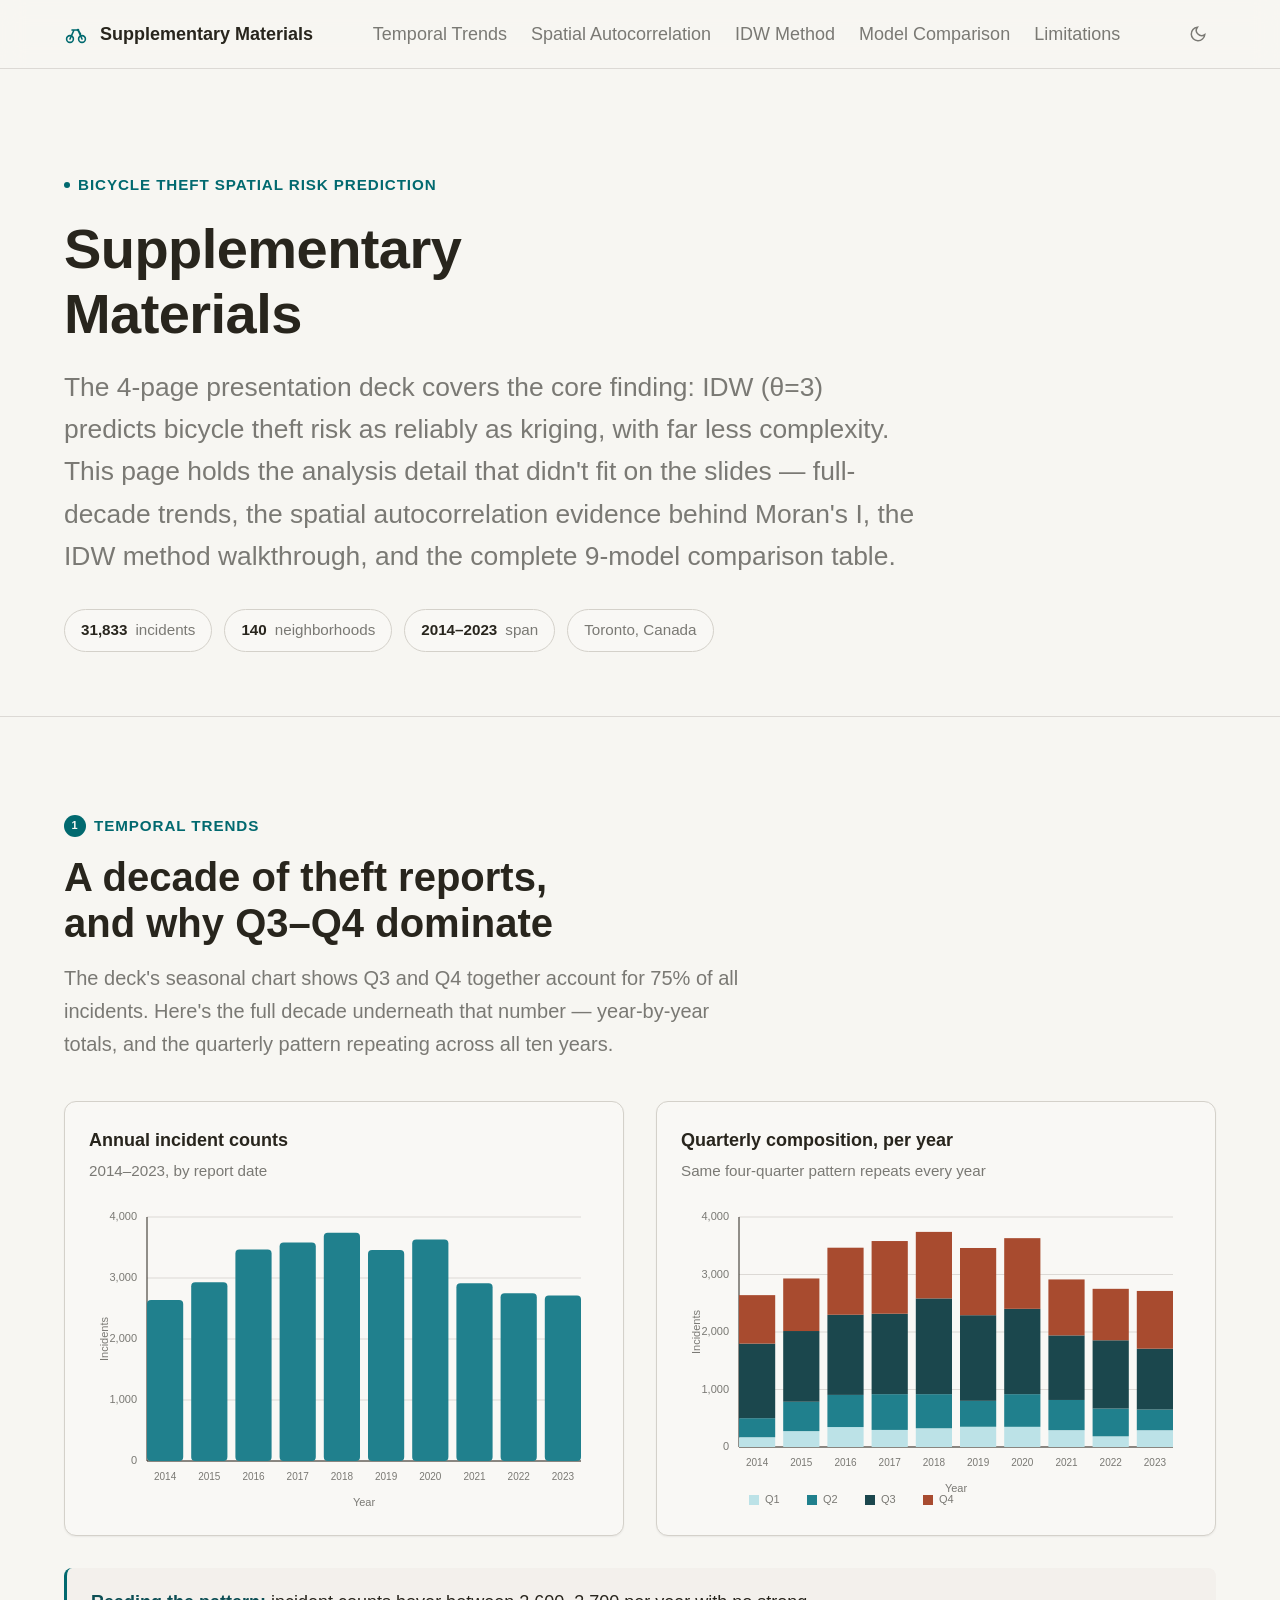
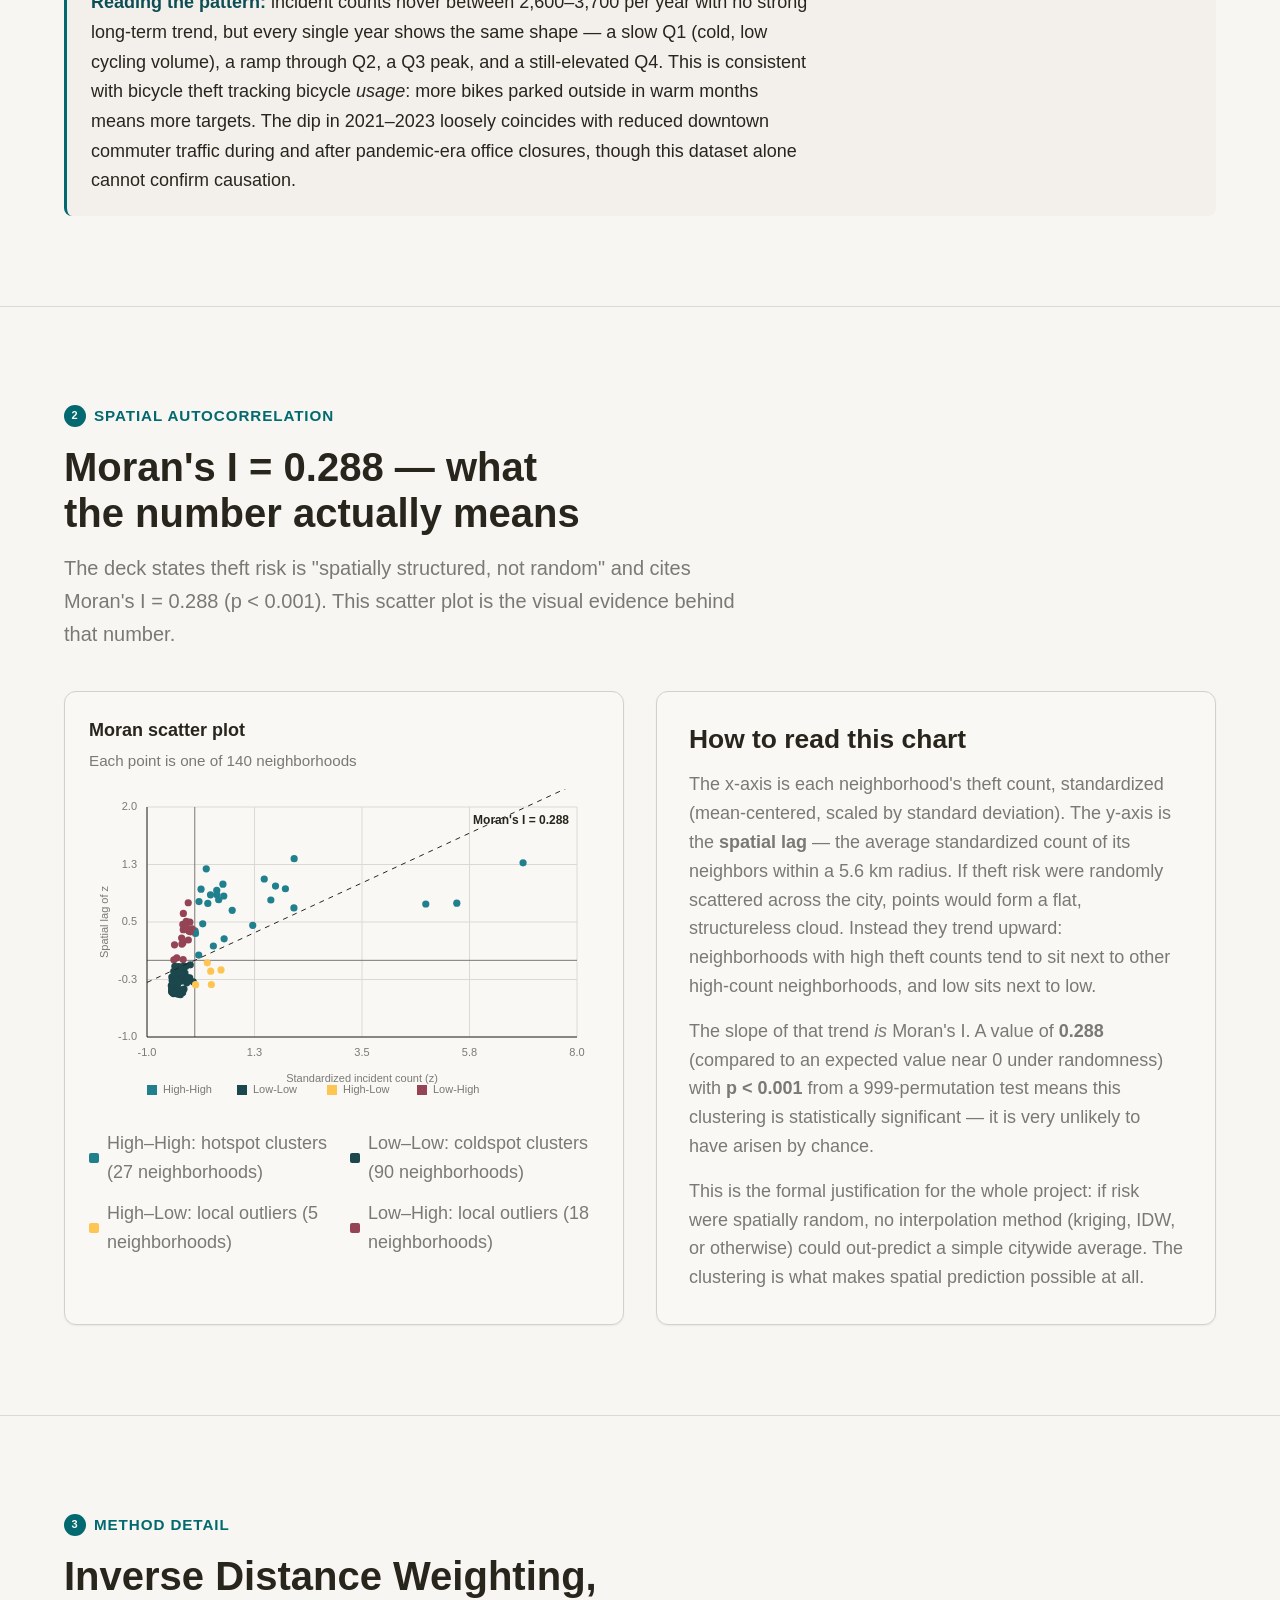
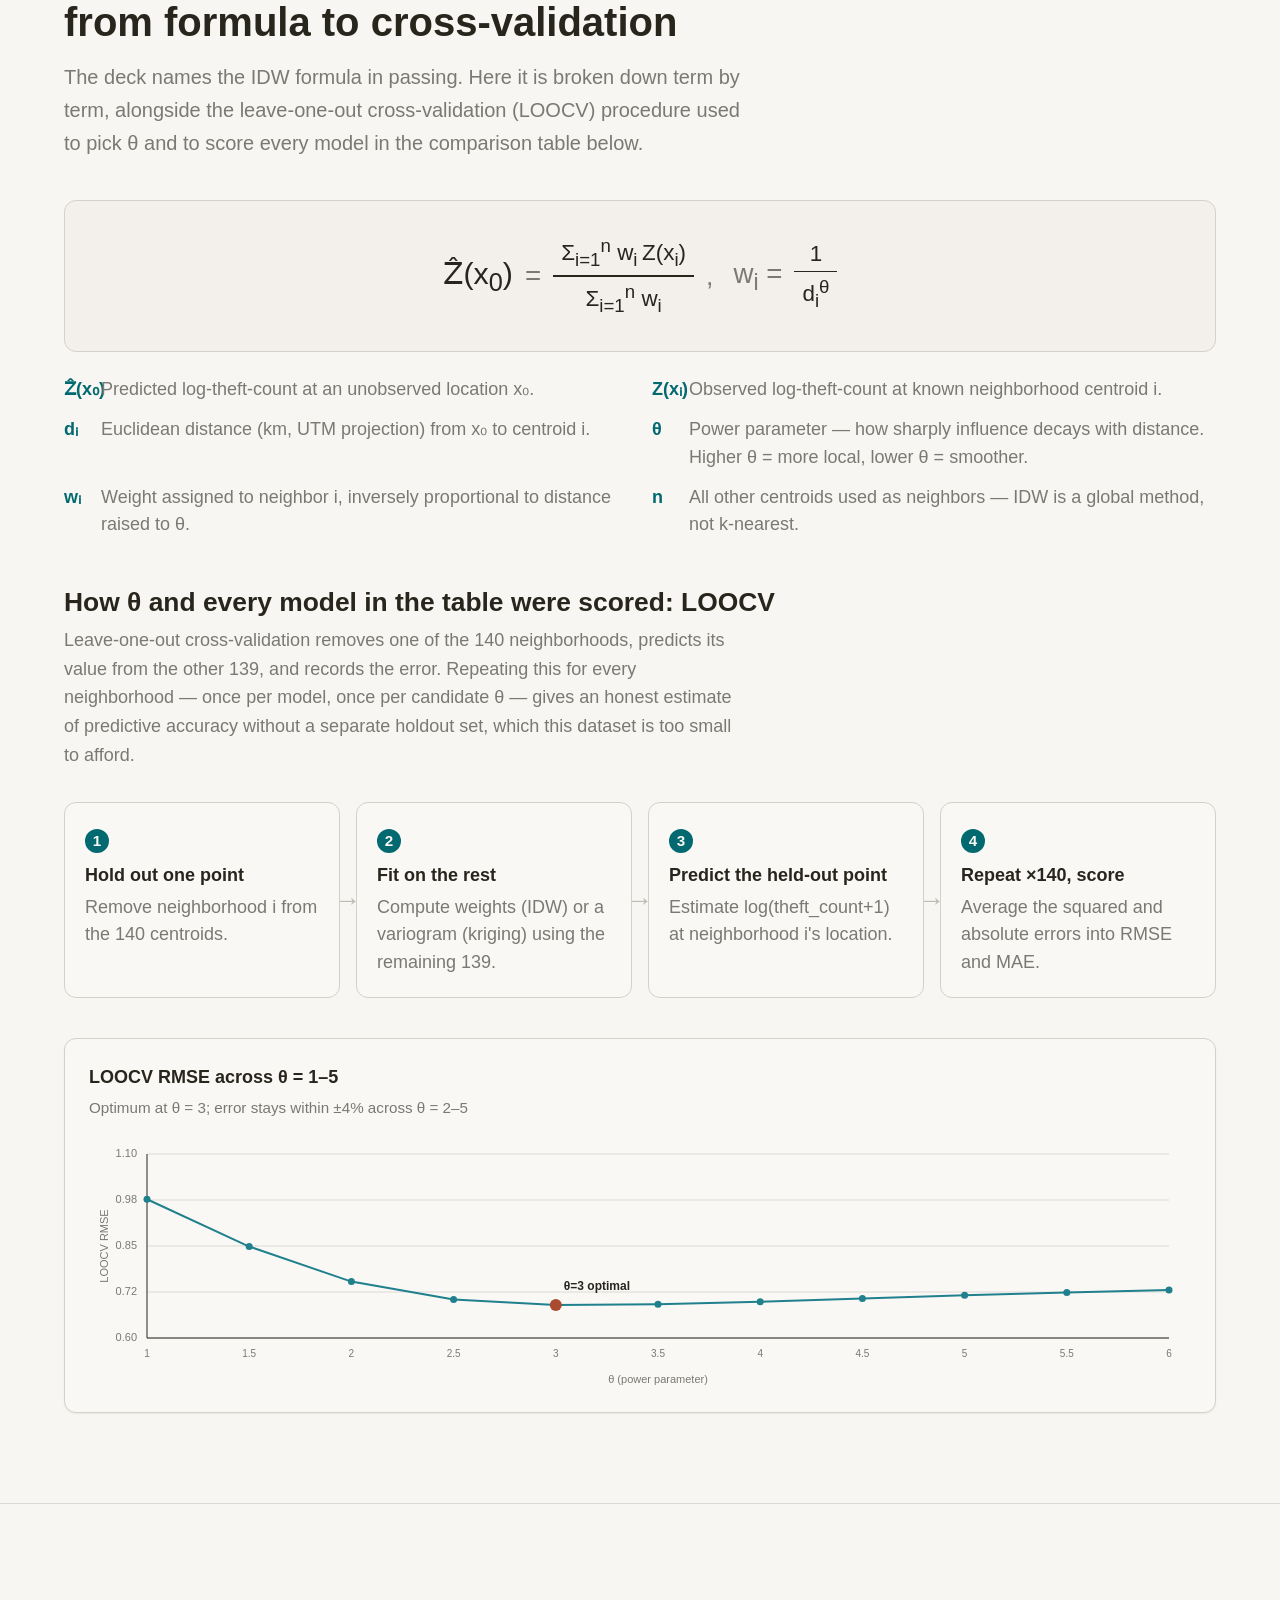
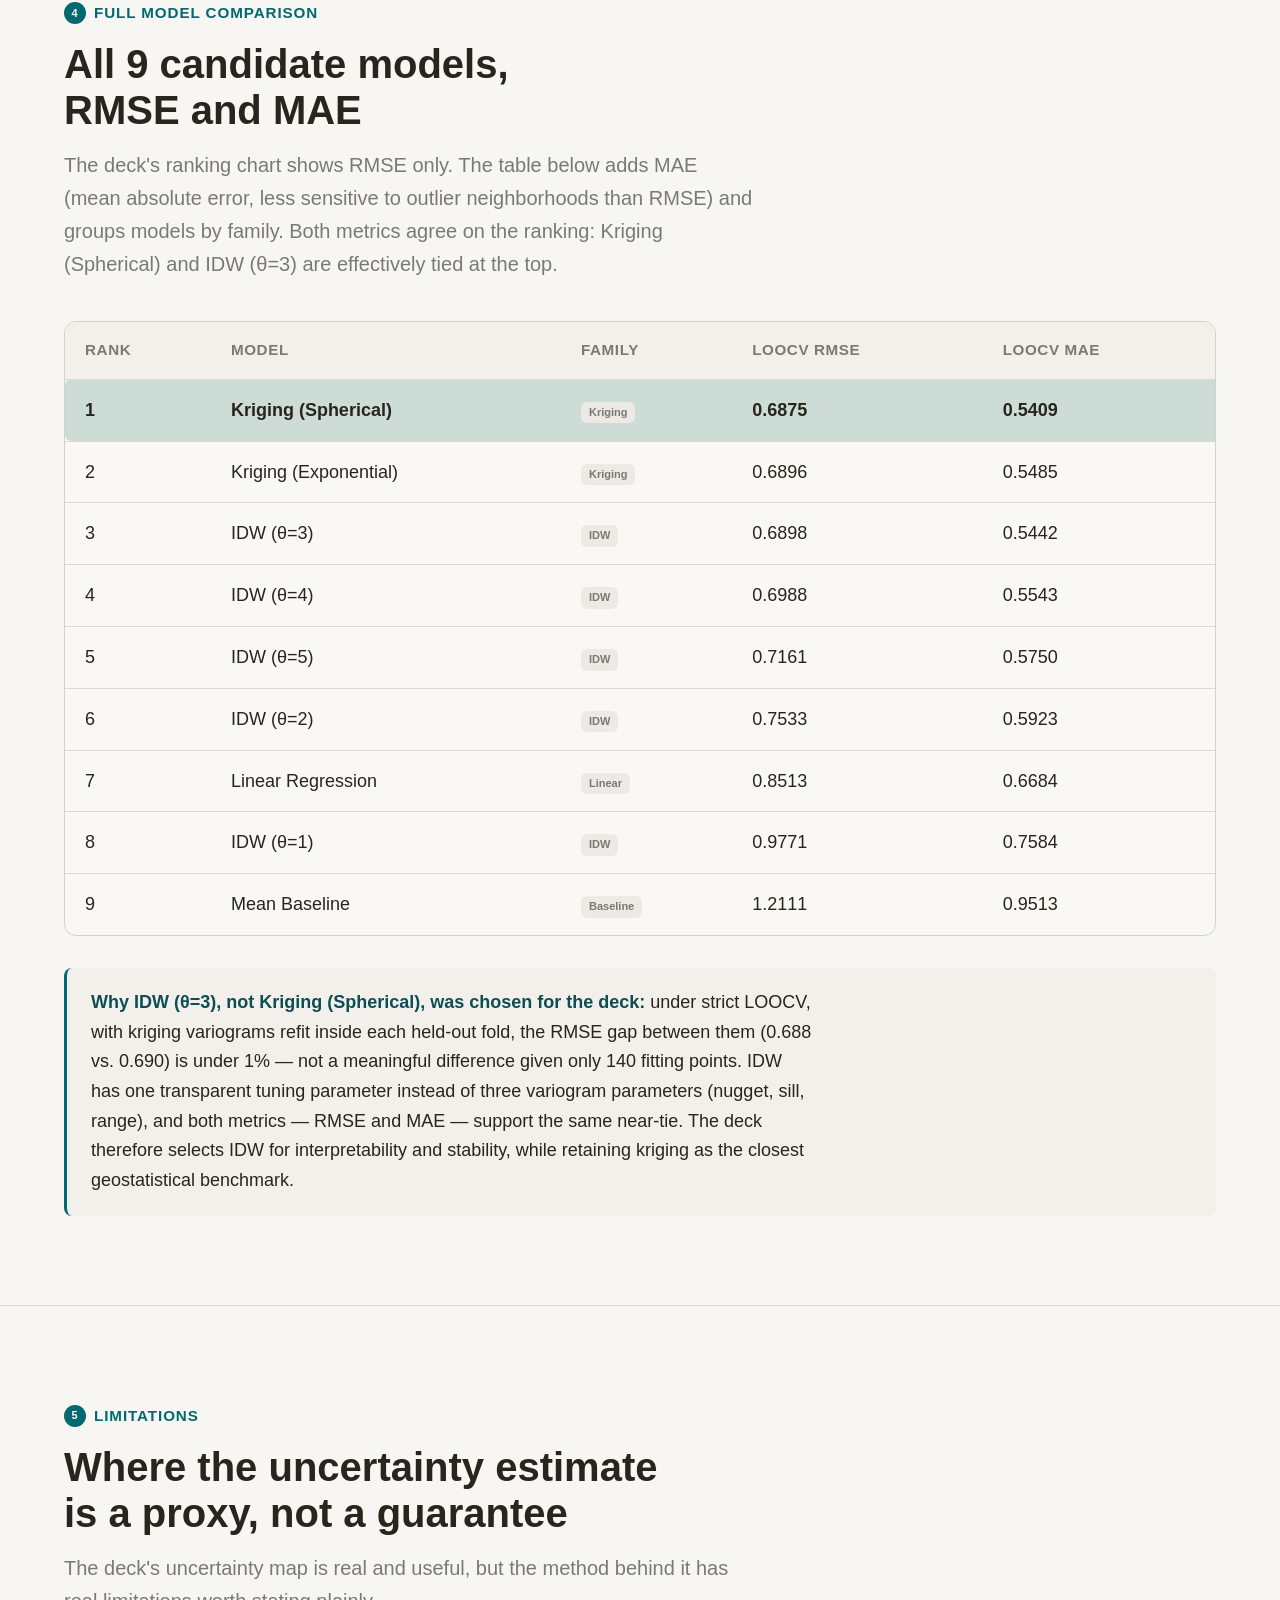
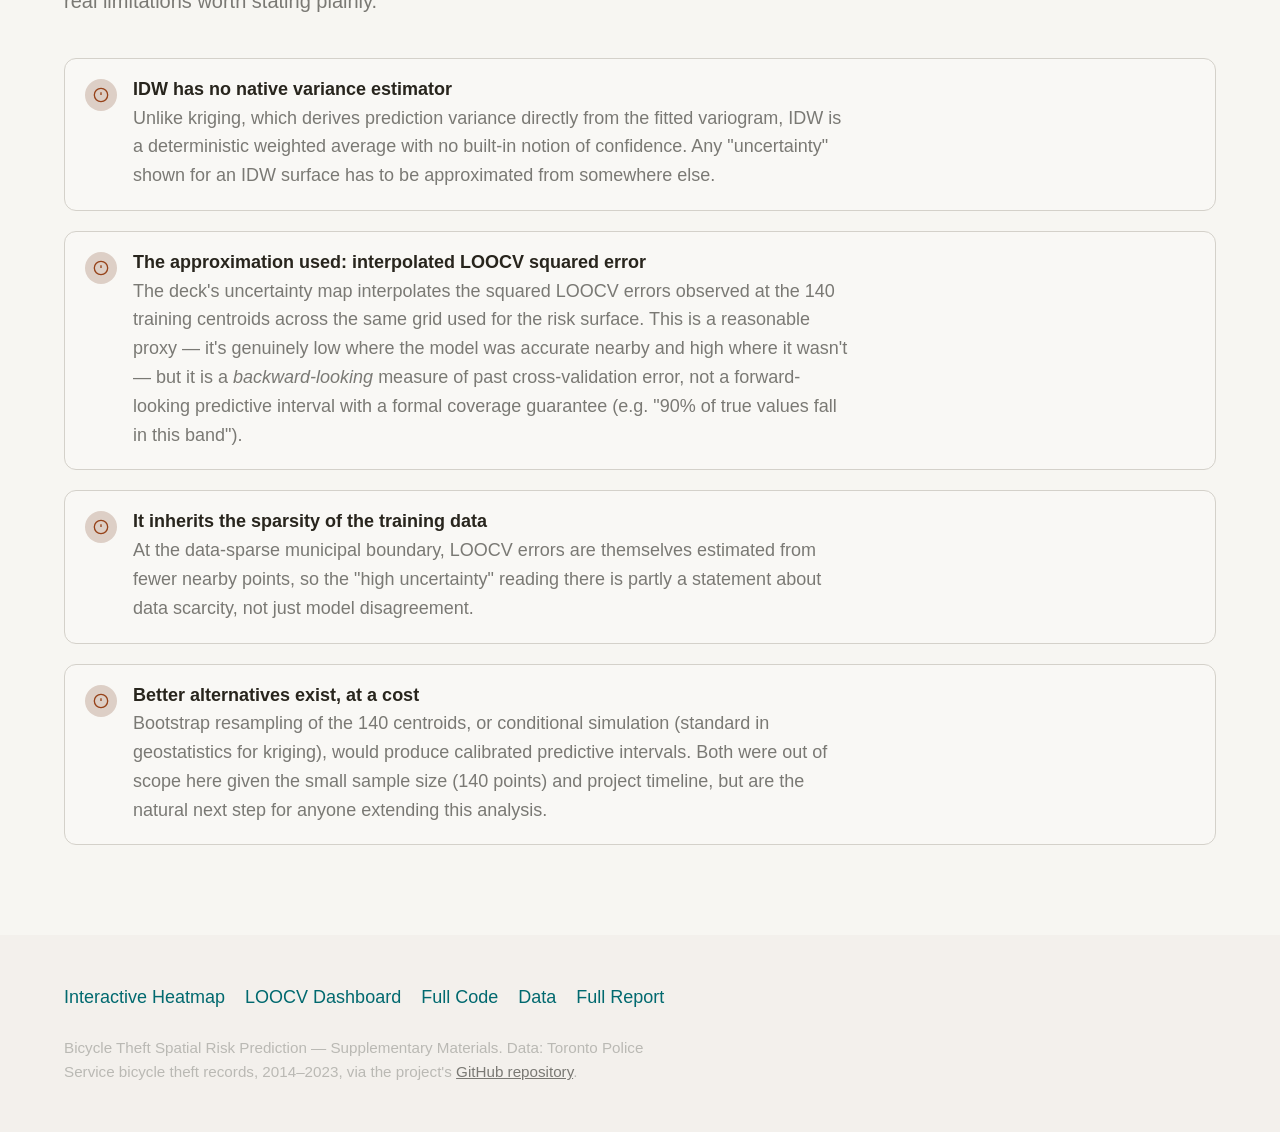
<file: index_mywebsite/index.html>
<!DOCTYPE html>
<html lang="en">
<head>
<meta charset="UTF-8" />
<meta name="viewport" content="width=device-width, initial-scale=1.0" />
<title>Supplementary Materials — Bicycle Theft Spatial Risk Prediction</title>
<meta name="description" content="Extended methodology, temporal trends, spatial autocorrelation evidence, and full model comparison table supporting the Bicycle Theft Spatial Risk Prediction presentation." />
<link rel="icon" href="data:image/svg+xml,%3Csvg xmlns='http://www.w3.org/2000/svg' viewBox='0 0 32 32'%3E%3Crect width='32' height='32' rx='7' fill='%2301696F'/%3E%3Ccircle cx='9' cy='22' r='4' fill='none' stroke='white' stroke-width='2'/%3E%3Ccircle cx='23' cy='22' r='4' fill='none' stroke='white' stroke-width='2'/%3E%3Cpath d='M9 22l5-12h5l4 12M14 10h-3m8 0l2.5 6' fill='none' stroke='white' stroke-width='2' stroke-linecap='round' stroke-linejoin='round'/%3E%3C/svg%3E" />


<style>
*,
*::before,
*::after {
  box-sizing: border-box;
  margin: 0;
  padding: 0;
}

html {
  -moz-text-size-adjust: none;
  -webkit-text-size-adjust: none;
  text-size-adjust: none;
  -webkit-font-smoothing: antialiased;
  -moz-osx-font-smoothing: grayscale;
  text-rendering: optimizeLegibility;
  scroll-behavior: smooth;
  hanging-punctuation: first last;
  scroll-padding-top: var(--space-16);
}

body {
  min-height: 100dvh;
  line-height: 1.6;
  font-family: var(--font-body, sans-serif);
  font-size: var(--text-base);
  color: var(--color-text);
  background-color: var(--color-bg);
}

img,
picture,
video,
canvas,
svg {
  display: block;
  max-width: 100%;
  height: auto;
}
ul[role='list'],
ol[role='list'] {
  list-style: none;
}
input,
button,
textarea,
select {
  font: inherit;
  color: inherit;
}

h1,
h2,
h3,
h4,
h5,
h6 {
  text-wrap: balance;
  line-height: 1.15;
}
p,
li,
figcaption {
  text-wrap: pretty;
  max-width: 72ch;
}

::selection {
  background: oklch(from var(--color-primary) l c h / 0.25);
  color: var(--color-text);
}

:focus-visible {
  outline: 2px solid var(--color-primary);
  outline-offset: 3px;
  border-radius: var(--radius-sm);
}

@media (prefers-reduced-motion: reduce) {
  *,
  *::before,
  *::after {
    animation-duration: 0.01ms !important;
    animation-iteration-count: 1 !important;
    transition-duration: 0.01ms !important;
    scroll-behavior: auto !important;
  }
}

button {
  cursor: pointer;
  background: none;
  border: none;
}
table {
  border-collapse: collapse;
  width: 100%;
}

a,
button,
[role='button'],
[role='link'],
input,
textarea,
select {
  transition:
    color var(--transition-interactive),
    background var(--transition-interactive),
    border-color var(--transition-interactive),
    box-shadow var(--transition-interactive);
}

.sr-only {
  position: absolute;
  width: 1px;
  height: 1px;
  padding: 0;
  margin: -1px;
  overflow: hidden;
  clip: rect(0, 0, 0, 0);
  white-space: nowrap;
  border-width: 0;
}


/* ============================================================
   DESIGN TOKENS — Nexus palette (matches presentation deck)
   ============================================================ */
:root,
[data-theme='light'] {
  --color-bg: #f7f6f2;
  --color-surface: #f9f8f5;
  --color-surface-2: #fbfbf9;
  --color-surface-offset: #f3f0ec;
  --color-surface-offset-2: #edeae5;
  --color-divider: #dcd9d5;
  --color-border: #d4d1ca;

  --color-text: #28251d;
  --color-text-muted: #7a7974;
  --color-text-faint: #bab9b4;
  --color-text-inverse: #f9f8f4;

  --color-primary: #01696f;
  --color-primary-hover: #0c4e54;
  --color-primary-active: #0f3638;
  --color-primary-highlight: #cedcd8;

  --color-warning: #964219;
  --color-warning-highlight: #ddcfc6;
  --color-error: #a12c7b;
  --color-success: #437a22;

  /* chart-only extended hues, harmonized with primary teal */
  --color-chart-1: #20808d;
  --color-chart-2: #a84b2f;
  --color-chart-3: #1b474d;
  --color-chart-4: #bce2e7;
  --color-chart-5: #944454;
  --color-chart-6: #ffc553;
  --color-chart-7: #848456;
  --color-chart-8: #6e522b;

  --radius-sm: 0.375rem;
  --radius-md: 0.5rem;
  --radius-lg: 0.75rem;
  --radius-xl: 1rem;
  --radius-full: 9999px;

  --transition-interactive: 180ms cubic-bezier(0.16, 1, 0.3, 1);

  --shadow-sm: 0 1px 2px oklch(0.2 0.01 80 / 0.06);
  --shadow-md: 0 4px 12px oklch(0.2 0.01 80 / 0.08);
  --shadow-lg: 0 12px 32px oklch(0.2 0.01 80 / 0.12);

  --content-narrow: 640px;
  --content-default: 960px;
  --content-wide: 1200px;

  --font-display: 'General Sans', 'Helvetica Neue', sans-serif;
  --font-body: 'Satoshi', 'Helvetica Neue', sans-serif;
}

[data-theme='dark'] {
  --color-bg: #171614;
  --color-surface: #1c1b19;
  --color-surface-2: #201f1d;
  --color-surface-offset: #1d1c1a;
  --color-surface-offset-2: #22211f;
  --color-divider: #262523;
  --color-border: #393836;
  --color-text: #cdccca;
  --color-text-muted: #797876;
  --color-text-faint: #5a5957;
  --color-text-inverse: #2b2a28;
  --color-primary: #4f98a3;
  --color-primary-hover: #227f8b;
  --color-primary-active: #1a626b;
  --color-primary-highlight: #313b3b;
  --color-warning: #bb653b;
  --color-warning-highlight: #564942;
  --color-error: #d163a7;
  --color-success: #6daa45;

  --color-chart-1: #4f98a3;
  --color-chart-2: #d38564;
  --color-chart-3: #7fb8c2;
  --color-chart-4: #2d5a60;
  --color-chart-5: #c2879a;
  --color-chart-6: #ffd57a;
  --color-chart-7: #a9a983;
  --color-chart-8: #a1815c;

  --shadow-sm: 0 1px 2px oklch(0 0 0 / 0.2);
  --shadow-md: 0 4px 12px oklch(0 0 0 / 0.3);
  --shadow-lg: 0 12px 32px oklch(0 0 0 / 0.4);
}

:root {
  --text-xs: clamp(0.85rem, 0.8rem + 0.25vw, 0.95rem);
  --text-sm: clamp(1rem, 0.92rem + 0.35vw, 1.125rem);
  --text-base: clamp(1.125rem, 1.05rem + 0.3vw, 1.25rem);
  --text-lg: clamp(1.3rem, 1.15rem + 0.8vw, 1.65rem);
  --text-xl: clamp(1.65rem, 1.3rem + 1.5vw, 2.5rem);
  --text-2xl: clamp(2.25rem, 1.3rem + 2.75vw, 3.5rem);

  --space-1: 0.25rem;
  --space-2: 0.5rem;
  --space-3: 0.75rem;
  --space-4: 1rem;
  --space-5: 1.25rem;
  --space-6: 1.5rem;
  --space-8: 2rem;
  --space-10: 2.5rem;
  --space-12: 3rem;
  --space-16: 4rem;
  --space-20: 5rem;
  --space-24: 6rem;
  --space-32: 8rem;
}

/* ============================================================
   LAYOUT
   ============================================================ */
.container {
  max-width: var(--content-wide);
  margin-inline: auto;
  padding-inline: var(--space-6);
}

.prose-width {
  max-width: 72ch;
}

section {
  padding-block: clamp(var(--space-16), 7vw, var(--space-24));
  border-bottom: 1px solid var(--color-divider);
}

section:last-of-type {
  border-bottom: none;
}

/* ============================================================
   HEADER / NAV
   ============================================================ */
.site-header {
  position: sticky;
  top: 0;
  z-index: 50;
  background: oklch(from var(--color-bg) l c h / 0.88);
  backdrop-filter: blur(12px);
  border-bottom: 1px solid var(--color-divider);
}

.site-header__inner {
  display: flex;
  align-items: center;
  justify-content: space-between;
  gap: var(--space-4);
  padding-block: var(--space-4);
  max-width: var(--content-wide);
  margin-inline: auto;
  padding-inline: var(--space-6);
}

.brand {
  display: flex;
  align-items: center;
  gap: var(--space-3);
  font-family: var(--font-display);
  font-weight: 600;
  font-size: var(--text-sm);
  color: var(--color-text);
  text-decoration: none;
  white-space: nowrap;
}

.brand svg {
  flex-shrink: 0;
}

.main-nav {
  display: flex;
  gap: var(--space-6);
  align-items: center;
}

.main-nav a {
  font-size: var(--text-sm);
  color: var(--color-text-muted);
  text-decoration: none;
  white-space: nowrap;
}

.main-nav a:hover {
  color: var(--color-primary);
}

.nav-scroll {
  overflow-x: auto;
  scrollbar-width: none;
}
.nav-scroll::-webkit-scrollbar {
  display: none;
}

.theme-toggle {
  display: inline-flex;
  align-items: center;
  justify-content: center;
  width: 36px;
  height: 36px;
  border-radius: var(--radius-full);
  color: var(--color-text-muted);
  flex-shrink: 0;
}
.theme-toggle:hover {
  color: var(--color-primary);
  background: var(--color-surface-offset);
}

/* ============================================================
   HERO
   ============================================================ */
.hero {
  padding-block: clamp(var(--space-16), 8vw, var(--space-24)) clamp(var(--space-10), 5vw, var(--space-16));
}

.hero__eyebrow {
  display: inline-flex;
  align-items: center;
  gap: var(--space-2);
  font-size: var(--text-xs);
  font-weight: 600;
  letter-spacing: 0.06em;
  text-transform: uppercase;
  color: var(--color-primary);
  margin-bottom: var(--space-5);
}

.hero__eyebrow::before {
  content: '';
  width: 6px;
  height: 6px;
  border-radius: var(--radius-full);
  background: var(--color-primary);
}

.hero h1 {
  font-family: var(--font-display);
  font-size: var(--text-2xl);
  font-weight: 600;
  letter-spacing: -0.01em;
  color: var(--color-text);
  max-width: 20ch;
  margin-bottom: var(--space-5);
}

.hero p {
  font-size: var(--text-lg);
  line-height: 1.6;
  color: var(--color-text-muted);
  max-width: 58ch;
  margin-bottom: var(--space-8);
}

.hero__meta {
  display: flex;
  flex-wrap: wrap;
  gap: var(--space-3);
}

.pill {
  display: inline-flex;
  align-items: center;
  gap: var(--space-2);
  padding: var(--space-2) var(--space-4);
  border-radius: var(--radius-full);
  background: var(--color-surface);
  border: 1px solid var(--color-border);
  font-size: var(--text-xs);
  color: var(--color-text-muted);
  font-variant-numeric: tabular-nums lining-nums;
}

.pill strong {
  color: var(--color-text);
  font-weight: 600;
}

/* ============================================================
   SECTION HEADINGS
   ============================================================ */
.section-label {
  display: inline-flex;
  align-items: center;
  gap: var(--space-2);
  font-size: var(--text-xs);
  font-weight: 600;
  letter-spacing: 0.06em;
  text-transform: uppercase;
  color: var(--color-primary);
  margin-bottom: var(--space-4);
}

.section-label .num {
  display: inline-flex;
  align-items: center;
  justify-content: center;
  width: 22px;
  height: 22px;
  border-radius: var(--radius-full);
  background: var(--color-primary);
  color: var(--color-text-inverse);
  font-size: 11px;
}

.section-title {
  font-family: var(--font-display);
  font-size: var(--text-xl);
  font-weight: 600;
  color: var(--color-text);
  margin-bottom: var(--space-4);
  max-width: 32ch;
}

.section-intro {
  font-size: var(--text-base);
  line-height: 1.65;
  color: var(--color-text-muted);
  max-width: 62ch;
  margin-bottom: var(--space-10);
}

/* ============================================================
   CARDS / PANELS
   ============================================================ */
.card {
  background: var(--color-surface);
  border: 1px solid var(--color-border);
  border-radius: var(--radius-lg);
  padding: var(--space-8);
  box-shadow: var(--shadow-sm);
}

.grid-2 {
  display: grid;
  grid-template-columns: 1fr 1fr;
  gap: var(--space-8);
}

.grid-3 {
  display: grid;
  grid-template-columns: repeat(3, 1fr);
  gap: var(--space-6);
}

@media (max-width: 860px) {
  .grid-2,
  .grid-3 {
    grid-template-columns: 1fr;
  }
}

.chart-card {
  background: var(--color-surface);
  border: 1px solid var(--color-border);
  border-radius: var(--radius-lg);
  padding: var(--space-6) var(--space-6) var(--space-4);
  box-shadow: var(--shadow-sm);
}

.chart-card__title {
  font-size: var(--text-sm);
  font-weight: 600;
  color: var(--color-text);
  margin-bottom: var(--space-1);
}

.chart-card__subtitle {
  font-size: var(--text-xs);
  color: var(--color-text-muted);
  margin-bottom: var(--space-4);
}

.chart-canvas-wrap {
  position: relative;
  height: 320px;
}

.chart-canvas-wrap.short {
  height: 260px;
}

.chart-tooltip {
  position: fixed;
  z-index: 50;
  max-width: min(280px, calc(100vw - 32px));
  padding: var(--space-3) var(--space-4);
  border: 1px solid var(--color-border);
  border-radius: var(--radius-md);
  background: var(--color-surface-2);
  color: var(--color-text);
  box-shadow: var(--shadow-lg);
  pointer-events: none;
  opacity: 0;
  transform: translate(-50%, calc(-100% - 12px));
  transition: opacity var(--transition-interactive);
}

.chart-tooltip.is-visible {
  opacity: 1;
}

.chart-tooltip__title {
  font-size: var(--text-xs);
  font-weight: 700;
  margin-bottom: var(--space-1);
}

.chart-tooltip__line {
  font-size: var(--text-xs);
  color: var(--color-text-muted);
  line-height: 1.45;
}

.callout {
  border-left: 3px solid var(--color-primary);
  background: var(--color-surface-offset);
  border-radius: var(--radius-md);
  padding: var(--space-5) var(--space-6);
  font-size: var(--text-sm);
  line-height: 1.65;
  color: var(--color-text);
}

.callout strong {
  color: var(--color-primary-hover);
}

[data-theme='dark'] .callout strong {
  color: var(--color-primary);
}

.callout.warning {
  border-left-color: var(--color-warning);
}

.callout p + p {
  margin-top: var(--space-3);
}

/* ============================================================
   STAT ROW
   ============================================================ */
.stat-row {
  display: grid;
  grid-template-columns: repeat(4, 1fr);
  gap: var(--space-6);
  margin-bottom: var(--space-10);
}

@media (max-width: 860px) {
  .stat-row {
    grid-template-columns: repeat(2, 1fr);
  }
}

.stat {
  padding: var(--space-5);
  background: var(--color-surface);
  border: 1px solid var(--color-border);
  border-radius: var(--radius-lg);
}

.stat__value {
  font-family: var(--font-display);
  font-size: var(--text-xl);
  font-weight: 600;
  color: var(--color-primary);
  font-variant-numeric: tabular-nums lining-nums;
  margin-bottom: var(--space-1);
}

.stat__label {
  font-size: var(--text-xs);
  color: var(--color-text-muted);
}

/* ============================================================
   TABLE
   ============================================================ */
.table-wrap {
  overflow-x: auto;
  border: 1px solid var(--color-border);
  border-radius: var(--radius-lg);
  background: var(--color-surface);
}

.data-table {
  font-size: var(--text-sm);
}

.data-table th,
.data-table td {
  padding: var(--space-4) var(--space-5);
  text-align: left;
  border-bottom: 1px solid var(--color-divider);
  white-space: nowrap;
}

.data-table th {
  font-size: var(--text-xs);
  text-transform: uppercase;
  letter-spacing: 0.04em;
  color: var(--color-text-muted);
  font-weight: 600;
  background: var(--color-surface-offset);
}

.data-table td {
  font-variant-numeric: tabular-nums lining-nums;
  color: var(--color-text);
}

.data-table tr:last-child td {
  border-bottom: none;
}

.data-table tr.is-best td {
  background: var(--color-primary-highlight);
  font-weight: 600;
}

.data-table tr.is-best td:first-child {
  border-radius: var(--radius-sm) 0 0 var(--radius-sm);
}

.tag {
  display: inline-block;
  padding: 2px var(--space-2);
  border-radius: var(--radius-sm);
  font-size: 11px;
  font-weight: 600;
  background: var(--color-surface-offset-2);
  color: var(--color-text-muted);
}

/* ============================================================
   FORMULA BLOCK
   ============================================================ */
.formula-block {
  background: var(--color-surface-offset);
  border: 1px solid var(--color-border);
  border-radius: var(--radius-lg);
  padding: var(--space-8);
  text-align: center;
  font-size: var(--text-lg);
  color: var(--color-text);
  margin-bottom: var(--space-6);
  overflow-x: auto;
}

.formula-row {
  display: flex;
  align-items: center;
  justify-content: center;
  flex-wrap: wrap;
  gap: var(--space-3);
  font-family: var(--font-display);
}

.formula-var {
  font-size: 1.15em;
}

.formula-eq {
  font-size: 1.05em;
  color: var(--color-text-muted);
}

.formula-eq--gap {
  margin-left: var(--space-2);
}

.formula-comma {
  color: var(--color-text-muted);
}

.formula-frac {
  display: inline-flex;
  flex-direction: column;
  align-items: center;
  font-size: 0.85em;
  line-height: 1.4;
  vertical-align: middle;
}

.formula-frac__top,
.formula-frac__bottom {
  padding-inline: var(--space-2);
  white-space: nowrap;
}

.formula-frac__bar {
  width: 100%;
  height: 1.5px;
  background: var(--color-text);
  margin-block: 2px;
}

.legend-list {
  display: grid;
  grid-template-columns: repeat(2, 1fr);
  gap: var(--space-3) var(--space-6);
  margin-top: var(--space-6);
}

@media (max-width: 640px) {
  .legend-list {
    grid-template-columns: 1fr;
  }
}

.legend-item {
  display: flex;
  gap: var(--space-3);
  font-size: var(--text-sm);
  line-height: 1.55;
}

.legend-item .sym {
  font-family: var(--font-display);
  font-weight: 600;
  color: var(--color-primary);
  flex-shrink: 0;
  width: 2.5ch;
}

.legend-item .desc {
  color: var(--color-text-muted);
}

/* ============================================================
   FLOW STEPS (LOOCV diagram)
   ============================================================ */
.flow-steps {
  display: grid;
  grid-template-columns: repeat(4, 1fr);
  gap: var(--space-4);
  margin-top: var(--space-8);
}

@media (max-width: 860px) {
  .flow-steps {
    grid-template-columns: 1fr;
  }
}

.flow-step {
  position: relative;
  padding: var(--space-5);
  background: var(--color-surface);
  border: 1px solid var(--color-border);
  border-radius: var(--radius-lg);
}

.flow-step__num {
  display: inline-flex;
  align-items: center;
  justify-content: center;
  width: 24px;
  height: 24px;
  border-radius: var(--radius-full);
  background: var(--color-primary);
  color: var(--color-text-inverse);
  font-size: var(--text-xs);
  font-weight: 600;
  margin-bottom: var(--space-3);
}

.flow-step h4 {
  font-size: var(--text-sm);
  font-weight: 600;
  margin-bottom: var(--space-2);
  color: var(--color-text);
}

.flow-step p {
  font-size: var(--text-sm);
  line-height: 1.55;
  color: var(--color-text-muted);
}

.flow-arrow {
  display: none;
}

@media (min-width: 861px) {
  .flow-step:not(:last-child)::after {
    content: '→';
    position: absolute;
    right: -22px;
    top: 50%;
    transform: translateY(-50%);
    color: var(--color-text-faint);
    font-size: var(--text-lg);
  }
}

/* ============================================================
   QUADRANT LEGEND (Moran scatter)
   ============================================================ */
.quadrant-legend {
  display: grid;
  grid-template-columns: repeat(2, 1fr);
  gap: var(--space-3);
  margin-top: var(--space-5);
}

@media (max-width: 640px) {
  .quadrant-legend {
    grid-template-columns: 1fr;
  }
}

.quadrant-item {
  display: flex;
  align-items: center;
  gap: var(--space-2);
  font-size: var(--text-sm);
  color: var(--color-text-muted);
}

.quadrant-swatch {
  width: 10px;
  height: 10px;
  border-radius: 2px;
  flex-shrink: 0;
}

/* ============================================================
   LIMITATIONS LIST
   ============================================================ */
.limitations-list {
  display: flex;
  flex-direction: column;
  gap: var(--space-5);
}

.limitation-item {
  display: flex;
  gap: var(--space-4);
  padding: var(--space-5);
  background: var(--color-surface);
  border: 1px solid var(--color-border);
  border-radius: var(--radius-lg);
}

.limitation-item__icon {
  flex-shrink: 0;
  width: 32px;
  height: 32px;
  border-radius: var(--radius-full);
  background: var(--color-warning-highlight);
  color: var(--color-warning);
  display: flex;
  align-items: center;
  justify-content: center;
}

.limitation-item h4 {
  font-size: var(--text-sm);
  font-weight: 600;
  margin-bottom: var(--space-1);
  color: var(--color-text);
}

.limitation-item p {
  font-size: var(--text-sm);
  line-height: 1.6;
  color: var(--color-text-muted);
}

/* ============================================================
   FOOTER
   ============================================================ */
.site-footer {
  padding-block: var(--space-12);
  background: var(--color-surface-offset);
}

.footer-links {
  display: flex;
  flex-wrap: wrap;
  gap: var(--space-2) var(--space-5);
  margin-bottom: var(--space-6);
}

.footer-links a {
  display: inline-flex;
  align-items: center;
  gap: var(--space-2);
  font-size: var(--text-sm);
  color: var(--color-primary);
  text-decoration: none;
}

.footer-links a:hover {
  color: var(--color-primary-hover);
  text-decoration: underline;
}

.footer-meta {
  font-size: var(--text-xs);
  color: var(--color-text-faint);
}

.footer-meta a {
  color: var(--color-text-muted);
  text-decoration: underline;
}

/* ============================================================
   SCROLL REVEAL
   ============================================================ */
.reveal {
  opacity: 0;
  transform: translateY(16px);
  transition:
    opacity 0.6s cubic-bezier(0.16, 1, 0.3, 1),
    transform 0.6s cubic-bezier(0.16, 1, 0.3, 1);
}

.reveal.is-visible {
  opacity: 1;
  transform: translateY(0);
}

@media (prefers-reduced-motion: reduce) {
  .reveal {
    opacity: 1;
    transform: none;
  }
}

</style>

</head>
<body>

<a href="#main" class="sr-only">Skip to content</a>
<div class="chart-tooltip" data-chart-tooltip hidden></div>

<header class="site-header">
  <div class="site-header__inner">
    <a href="#top" class="brand" aria-label="Bicycle Theft Spatial Risk Prediction — Supplementary Materials">
      <svg width="24" height="24" viewBox="0 0 24 24" fill="none" aria-hidden="true">
        <circle cx="6" cy="17" r="3.4" stroke="currentColor" stroke-width="1.6" style="color:var(--color-primary)"/>
        <circle cx="18" cy="17" r="3.4" stroke="currentColor" stroke-width="1.6" style="color:var(--color-primary)"/>
        <path d="M6 17L10 8H14L18 17M10 8H8M14 8L16.5 12" stroke="currentColor" stroke-width="1.6" stroke-linecap="round" stroke-linejoin="round" style="color:var(--color-primary)"/>
        <circle cx="14" cy="8" r="1.3" fill="currentColor" style="color:var(--color-primary)"/>
      </svg>
      <span>Supplementary&nbsp;Materials</span>
    </a>
    <nav class="main-nav nav-scroll" aria-label="Section navigation">
      <a href="#trends">Temporal Trends</a>
      <a href="#autocorrelation">Spatial Autocorrelation</a>
      <a href="#method">IDW Method</a>
      <a href="#comparison">Model Comparison</a>
      <a href="#limitations">Limitations</a>
    </nav>
    <button class="theme-toggle" data-theme-toggle aria-label="Switch to dark mode">
      <svg width="18" height="18" viewBox="0 0 24 24" fill="none" stroke="currentColor" stroke-width="2"><path d="M21 12.79A9 9 0 1 1 11.21 3 7 7 0 0 0 21 12.79z"/></svg>
    </button>
  </div>
</header>

<main id="main">

  <!-- ============ HERO ============ -->
  <section class="hero" id="top">
    <div class="container">
      <div class="hero__eyebrow">Bicycle Theft Spatial Risk Prediction</div>
      <h1>Supplementary Materials</h1>
      <p>
        The 4-page presentation deck covers the core finding: IDW (θ=3) predicts bicycle theft risk
        as reliably as kriging, with far less complexity. This page holds the analysis detail that
        didn't fit on the slides — full-decade trends, the spatial autocorrelation evidence behind
        Moran's I, the IDW method walkthrough, and the complete 9-model comparison table.
      </p>
      <div class="hero__meta">
        <span class="pill"><strong>31,833</strong> incidents</span>
        <span class="pill"><strong>140</strong> neighborhoods</span>
        <span class="pill"><strong>2014–2023</strong> span</span>
        <span class="pill">Toronto, Canada</span>
      </div>
    </div>
  </section>

  <!-- ============ 1. TEMPORAL TRENDS ============ -->
  <section id="trends">
    <div class="container">
      <div class="section-label"><span class="num">1</span> Temporal Trends</div>
      <h2 class="section-title">A decade of theft reports, and why Q3–Q4 dominate</h2>
      <p class="section-intro">
        The deck's seasonal chart shows Q3 and Q4 together account for 75% of all incidents. Here's the
        full decade underneath that number — year-by-year totals, and the quarterly pattern repeating
        across all ten years.
      </p>

      <div class="grid-2">
        <div class="chart-card reveal">
          <div class="chart-card__title">Annual incident counts</div>
          <div class="chart-card__subtitle">2014–2023, by report date</div>
          <div class="chart-canvas-wrap">
            <canvas id="chartYearly" role="img" aria-label="Bar chart of bicycle theft incidents per year from 2014 to 2023"></canvas>
          </div>
        </div>
        <div class="chart-card reveal">
          <div class="chart-card__title">Quarterly composition, per year</div>
          <div class="chart-card__subtitle">Same four-quarter pattern repeats every year</div>
          <div class="chart-canvas-wrap">
            <canvas id="chartYearQuarter" role="img" aria-label="Stacked bar chart of bicycle theft incidents by quarter for each year from 2014 to 2023"></canvas>
          </div>
        </div>
      </div>

      <div class="callout reveal" style="margin-top: var(--space-8);">
        <p>
          <strong>Reading the pattern:</strong> incident counts hover between 2,600–3,700 per year with no
          strong long-term trend, but every single year shows the same shape — a slow Q1 (cold, low cycling
          volume), a ramp through Q2, a Q3 peak, and a still-elevated Q4. This is consistent with bicycle theft
          tracking bicycle <em>usage</em>: more bikes parked outside in warm months means more targets. The dip in
          2021–2023 loosely coincides with reduced downtown commuter traffic during and after pandemic-era
          office closures, though this dataset alone cannot confirm causation.
        </p>
      </div>
    </div>
  </section>

  <!-- ============ 2. SPATIAL AUTOCORRELATION ============ -->
  <section id="autocorrelation">
    <div class="container">
      <div class="section-label"><span class="num">2</span> Spatial Autocorrelation</div>
      <h2 class="section-title">Moran's I = 0.288 — what the number actually means</h2>
      <p class="section-intro">
        The deck states theft risk is "spatially structured, not random" and cites Moran's I = 0.288
        (p &lt; 0.001). This scatter plot is the visual evidence behind that number.
      </p>

      <div class="grid-2">
        <div class="chart-card reveal">
          <div class="chart-card__title">Moran scatter plot</div>
          <div class="chart-card__subtitle">Each point is one of 140 neighborhoods</div>
          <div class="chart-canvas-wrap">
            <canvas id="chartMoran" role="img" aria-label="Scatter plot of standardized theft counts versus their spatial lag across 140 Toronto neighborhoods, showing positive spatial autocorrelation"></canvas>
          </div>
          <div class="quadrant-legend">
            <div class="quadrant-item"><span class="quadrant-swatch" style="background:var(--color-chart-1)"></span>High–High: hotspot clusters (27 neighborhoods)</div>
            <div class="quadrant-item"><span class="quadrant-swatch" style="background:var(--color-chart-3)"></span>Low–Low: coldspot clusters (90 neighborhoods)</div>
            <div class="quadrant-item"><span class="quadrant-swatch" style="background:var(--color-chart-6)"></span>High–Low: local outliers (5 neighborhoods)</div>
            <div class="quadrant-item"><span class="quadrant-swatch" style="background:var(--color-chart-5)"></span>Low–High: local outliers (18 neighborhoods)</div>
          </div>
        </div>

        <div class="card reveal">
          <h3 style="font-size: var(--text-lg); font-weight: 600; margin-bottom: var(--space-4);">How to read this chart</h3>
          <p style="font-size: var(--text-sm); color: var(--color-text-muted); margin-bottom: var(--space-4);">
            The x-axis is each neighborhood's theft count, standardized (mean-centered, scaled by standard
            deviation). The y-axis is the <strong>spatial lag</strong> — the average standardized count of its
            neighbors within a 5.6&nbsp;km radius. If theft risk were randomly scattered across the city, points
            would form a flat, structureless cloud. Instead they trend upward: neighborhoods with high theft
            counts tend to sit next to other high-count neighborhoods, and low sits next to low.
          </p>
          <p style="font-size: var(--text-sm); color: var(--color-text-muted); margin-bottom: var(--space-4);">
            The slope of that trend <em>is</em> Moran's I. A value of <strong>0.288</strong> (compared to an
            expected value near 0 under randomness) with <strong>p &lt; 0.001</strong> from a 999-permutation test
            means this clustering is statistically significant — it is very unlikely to have arisen by chance.
          </p>
          <p style="font-size: var(--text-sm); color: var(--color-text-muted);">
            This is the formal justification for the whole project: if risk were spatially random, no
            interpolation method (kriging, IDW, or otherwise) could out-predict a simple citywide average.
            The clustering is what makes spatial prediction possible at all.
          </p>
        </div>
      </div>
    </div>
  </section>

  <!-- ============ 3. IDW METHOD ============ -->
  <section id="method">
    <div class="container">
      <div class="section-label"><span class="num">3</span> Method Detail</div>
      <h2 class="section-title">Inverse Distance Weighting, from formula to cross-validation</h2>
      <p class="section-intro">
        The deck names the IDW formula in passing. Here it is broken down term by term, alongside the
        leave-one-out cross-validation (LOOCV) procedure used to pick θ and to score every model in the
        comparison table below.
      </p>

      <div class="formula-block reveal" aria-label="IDW prediction formula: Z hat of x zero equals the sum of w sub i times Z of x sub i, divided by the sum of w sub i; where w sub i equals 1 over d sub i to the power theta">
        <div class="formula-row">
          <span class="formula-var">Ẑ(x<sub>0</sub>)</span>
          <span class="formula-eq">=</span>
          <span class="formula-frac">
            <span class="formula-frac__top">Σ<sub>i=1</sub><sup>n</sup> w<sub>i</sub> Z(x<sub>i</sub>)</span>
            <span class="formula-frac__bar"></span>
            <span class="formula-frac__bottom">Σ<sub>i=1</sub><sup>n</sup> w<sub>i</sub></span>
          </span>
          <span class="formula-comma">,</span>
          <span class="formula-eq formula-eq--gap">w<sub>i</sub> =</span>
          <span class="formula-frac">
            <span class="formula-frac__top">1</span>
            <span class="formula-frac__bar"></span>
            <span class="formula-frac__bottom">d<sub>i</sub><sup>θ</sup></span>
          </span>
        </div>
      </div>

      <div class="legend-list reveal">
        <div class="legend-item"><span class="sym">Ẑ(x₀)</span><span class="desc">Predicted log-theft-count at an unobserved location x₀.</span></div>
        <div class="legend-item"><span class="sym">Z(xᵢ)</span><span class="desc">Observed log-theft-count at known neighborhood centroid i.</span></div>
        <div class="legend-item"><span class="sym">dᵢ</span><span class="desc">Euclidean distance (km, UTM projection) from x₀ to centroid i.</span></div>
        <div class="legend-item"><span class="sym">θ</span><span class="desc">Power parameter — how sharply influence decays with distance. Higher θ = more local, lower θ = smoother.</span></div>
        <div class="legend-item"><span class="sym">wᵢ</span><span class="desc">Weight assigned to neighbor i, inversely proportional to distance raised to θ.</span></div>
        <div class="legend-item"><span class="sym">n</span><span class="desc">All other centroids used as neighbors — IDW is a global method, not k-nearest.</span></div>
      </div>

      <h3 style="font-size: var(--text-lg); font-weight: 600; margin-top: var(--space-12); margin-bottom: var(--space-2);">
        How θ and every model in the table were scored: LOOCV
      </h3>
      <p style="font-size: var(--text-sm); color: var(--color-text-muted); max-width: 68ch; margin-bottom: var(--space-2);">
        Leave-one-out cross-validation removes one of the 140 neighborhoods, predicts its value from the
        other 139, and records the error. Repeating this for every neighborhood — once per model, once per
        candidate θ — gives an honest estimate of predictive accuracy without a separate holdout set, which
        this dataset is too small to afford.
      </p>

      <div class="flow-steps reveal">
        <div class="flow-step">
          <div class="flow-step__num">1</div>
          <h4>Hold out one point</h4>
          <p>Remove neighborhood i from the 140 centroids.</p>
        </div>
        <div class="flow-step">
          <div class="flow-step__num">2</div>
          <h4>Fit on the rest</h4>
          <p>Compute weights (IDW) or a variogram (kriging) using the remaining 139.</p>
        </div>
        <div class="flow-step">
          <div class="flow-step__num">3</div>
          <h4>Predict the held-out point</h4>
          <p>Estimate log(theft_count+1) at neighborhood i's location.</p>
        </div>
        <div class="flow-step">
          <div class="flow-step__num">4</div>
          <h4>Repeat ×140, score</h4>
          <p>Average the squared and absolute errors into RMSE and MAE.</p>
        </div>
      </div>

      <div class="chart-card reveal" style="margin-top: var(--space-10);">
        <div class="chart-card__title">LOOCV RMSE across θ = 1–5</div>
        <div class="chart-card__subtitle">Optimum at θ = 3; error stays within ±4% across θ = 2–5</div>
        <div class="chart-canvas-wrap short">
          <canvas id="chartTheta" role="img" aria-label="Line chart of LOOCV RMSE against IDW power parameter theta, showing a minimum at theta equals 3"></canvas>
        </div>
      </div>
    </div>
  </section>

  <!-- ============ 4. FULL MODEL COMPARISON ============ -->
  <section id="comparison">
    <div class="container">
      <div class="section-label"><span class="num">4</span> Full Model Comparison</div>
      <h2 class="section-title">All 9 candidate models, RMSE and MAE</h2>
      <p class="section-intro">
        The deck's ranking chart shows RMSE only. The table below adds MAE (mean absolute error, less
        sensitive to outlier neighborhoods than RMSE) and groups models by family. Both metrics agree on
        the ranking: Kriging (Spherical) and IDW (θ=3) are effectively tied at the top.
      </p>

      <div class="table-wrap reveal">
        <table class="data-table" id="modelTable">
          <thead>
            <tr>
              <th>Rank</th>
              <th>Model</th>
              <th>Family</th>
              <th>LOOCV RMSE</th>
              <th>LOOCV MAE</th>
            </tr>
          </thead>
          <tbody><!-- injected --></tbody>
        </table>
      </div>

      <div class="callout reveal" style="margin-top: var(--space-8);">
        <p>
          <strong>Why IDW (θ=3), not Kriging (Spherical), was chosen for the deck:</strong> under strict
          LOOCV, with kriging variograms refit inside each held-out fold, the RMSE gap between them
          (0.688 vs. 0.690) is under 1% — not a meaningful difference given only 140 fitting points.
          IDW has one transparent tuning parameter instead of three variogram parameters (nugget, sill,
          range), and both metrics — RMSE and MAE — support the same near-tie. The deck therefore selects
          IDW for interpretability and stability, while retaining kriging as the closest geostatistical
          benchmark.
        </p>
      </div>
    </div>
  </section>

  <!-- ============ 5. LIMITATIONS ============ -->
  <section id="limitations">
    <div class="container">
      <div class="section-label"><span class="num">5</span> Limitations</div>
      <h2 class="section-title">Where the uncertainty estimate is a proxy, not a guarantee</h2>
      <p class="section-intro">
        The deck's uncertainty map is real and useful, but the method behind it has real limitations worth
        stating plainly.
      </p>

      <div class="limitations-list reveal">
        <div class="limitation-item">
          <div class="limitation-item__icon" aria-hidden="true">
            <svg width="16" height="16" viewBox="0 0 24 24" fill="none" stroke="currentColor" stroke-width="2"><circle cx="12" cy="12" r="10"/><path d="M12 8v4M12 16h.01"/></svg>
          </div>
          <div>
            <h4>IDW has no native variance estimator</h4>
            <p>Unlike kriging, which derives prediction variance directly from the fitted variogram, IDW is a
            deterministic weighted average with no built-in notion of confidence. Any "uncertainty" shown for
            an IDW surface has to be approximated from somewhere else.</p>
          </div>
        </div>
        <div class="limitation-item">
          <div class="limitation-item__icon" aria-hidden="true">
            <svg width="16" height="16" viewBox="0 0 24 24" fill="none" stroke="currentColor" stroke-width="2"><circle cx="12" cy="12" r="10"/><path d="M12 8v4M12 16h.01"/></svg>
          </div>
          <div>
            <h4>The approximation used: interpolated LOOCV squared error</h4>
            <p>The deck's uncertainty map interpolates the squared LOOCV errors observed at the 140 training
            centroids across the same grid used for the risk surface. This is a reasonable proxy — it's
            genuinely low where the model was accurate nearby and high where it wasn't — but it is a
            <em>backward-looking</em> measure of past cross-validation error, not a forward-looking predictive
            interval with a formal coverage guarantee (e.g. "90% of true values fall in this band").</p>
          </div>
        </div>
        <div class="limitation-item">
          <div class="limitation-item__icon" aria-hidden="true">
            <svg width="16" height="16" viewBox="0 0 24 24" fill="none" stroke="currentColor" stroke-width="2"><circle cx="12" cy="12" r="10"/><path d="M12 8v4M12 16h.01"/></svg>
          </div>
          <div>
            <h4>It inherits the sparsity of the training data</h4>
            <p>At the data-sparse municipal boundary, LOOCV errors are themselves estimated from fewer nearby
            points, so the "high uncertainty" reading there is partly a statement about data scarcity, not
            just model disagreement.</p>
          </div>
        </div>
        <div class="limitation-item">
          <div class="limitation-item__icon" aria-hidden="true">
            <svg width="16" height="16" viewBox="0 0 24 24" fill="none" stroke="currentColor" stroke-width="2"><circle cx="12" cy="12" r="10"/><path d="M12 8v4M12 16h.01"/></svg>
          </div>
          <div>
            <h4>Better alternatives exist, at a cost</h4>
            <p>Bootstrap resampling of the 140 centroids, or conditional simulation (standard in geostatistics
            for kriging), would produce calibrated predictive intervals. Both were out of scope here given the
            small sample size (140 points) and project timeline, but are the natural next step for anyone
            extending this analysis.</p>
          </div>
        </div>
      </div>
    </div>
  </section>

</main>

<footer class="site-footer">
  <div class="container">
    <div class="footer-links">
      <a href="https://weijingnan301-ship-it.github.io/STAT3888-my-project/" target="_blank" rel="noopener noreferrer">Interactive Heatmap</a>
      <a href="https://weijingnan301-ship-it.github.io/STAT3888-my-project/bike_theft_model_comparison_dashboard.html" target="_blank" rel="noopener noreferrer">LOOCV Dashboard</a>
      <a href="https://weijingnan301-ship-it.github.io/STAT3888-my-project/bicycle_theft_pdf_charts.nb.html" target="_blank" rel="noopener noreferrer">Full Code</a>
      <a href="https://github.com/weijingnan301-ship-it/STAT3888-my-project/releases/download/v1.0.0/bicycle.csv.zip" target="_blank" rel="noopener noreferrer">Data</a>
      <a href="https://weijingnan301-ship-it.github.io/STAT3888-my-project/Toronto_Bicycle_Theft_Spatial_Analysis_Report.pdf" target="_blank" rel="noopener noreferrer">Full Report</a>
    </div>
    <p class="footer-meta">
      Bicycle Theft Spatial Risk Prediction — Supplementary Materials. Data: Toronto Police Service bicycle
      theft records, 2014–2023, via the project's <a href="https://github.com/weijingnan301-ship-it/STAT3888-my-project" target="_blank" rel="noopener noreferrer">GitHub repository</a>.
    </p>
  </div>
</footer>

<script>(function standaloneApp() {
  'use strict';

  const DATA = {"yearly": [{"year": 2014, "count": 2641}, {"year": 2015, "count": 2931}, {"year": 2016, "count": 3466}, {"year": 2017, "count": 3582}, {"year": 2018, "count": 3741}, {"year": 2019, "count": 3461}, {"year": 2020, "count": 3632}, {"year": 2021, "count": 2914}, {"year": 2022, "count": 2751}, {"year": 2023, "count": 2714}], "yearQuarter": [{"year": 2014, "q1": 170, "q2": 331, "q3": 1297, "q4": 843}, {"year": 2015, "q1": 276, "q2": 511, "q3": 1230, "q4": 914}, {"year": 2016, "q1": 347, "q2": 559, "q3": 1394, "q4": 1166}, {"year": 2017, "q1": 297, "q2": 622, "q3": 1399, "q4": 1264}, {"year": 2018, "q1": 326, "q2": 593, "q3": 1665, "q4": 1157}, {"year": 2019, "q1": 352, "q2": 451, "q3": 1489, "q4": 1169}, {"year": 2020, "q1": 351, "q2": 568, "q3": 1484, "q4": 1229}, {"year": 2021, "q1": 293, "q2": 525, "q3": 1123, "q4": 973}, {"year": 2022, "q1": 186, "q2": 483, "q3": 1187, "q4": 895}, {"year": 2023, "q1": 292, "q2": 360, "q3": 1058, "q4": 1004}], "moran": [{"neighborhood": "Agincourt North (129)", "count": 18, "z": -0.466, "lag_z": -0.395}, {"neighborhood": "Agincourt South-Malvern West (128)", "count": 52, "z": -0.391, "lag_z": -0.395}, {"neighborhood": "Alderwood (20)", "count": 47, "z": -0.402, "lag_z": -0.145}, {"neighborhood": "Annex (95)", "count": 1159, "z": 2.075, "lag_z": 0.683}, {"neighborhood": "Banbury-Don Mills (42)", "count": 73, "z": -0.344, "lag_z": -0.214}, {"neighborhood": "Bathurst Manor (34)", "count": 58, "z": -0.377, "lag_z": -0.203}, {"neighborhood": "Bay Street Corridor (76)", "count": 2689, "z": 5.484, "lag_z": 0.746}, {"neighborhood": "Bayview Village (52)", "count": 151, "z": -0.17, "lag_z": -0.294}, {"neighborhood": "Bayview Woods-Steeles (49)", "count": 15, "z": -0.473, "lag_z": -0.267}, {"neighborhood": "Bedford Park-Nortown (39)", "count": 106, "z": -0.27, "lag_z": -0.185}, {"neighborhood": "Beechborough-Greenbrook (112)", "count": 12, "z": -0.48, "lag_z": -0.218}, {"neighborhood": "Bendale (127)", "count": 72, "z": -0.346, "lag_z": -0.395}, {"neighborhood": "Birchcliffe-Cliffside (122)", "count": 102, "z": -0.279, "lag_z": -0.217}, {"neighborhood": "Black Creek (24)", "count": 43, "z": -0.411, "lag_z": -0.357}, {"neighborhood": "Blake-Jones (69)", "count": 120, "z": -0.239, "lag_z": 0.612}, {"neighborhood": "Briar Hill-Belgravia (108)", "count": 76, "z": -0.337, "lag_z": -0.083}, {"neighborhood": "Bridle Path-Sunnybrook-York Mills (41)", "count": 47, "z": -0.402, "lag_z": -0.167}, {"neighborhood": "Broadview North (57)", "count": 115, "z": -0.25, "lag_z": 0.469}, {"neighborhood": "Brookhaven-Amesbury (30)", "count": 39, "z": -0.42, "lag_z": -0.259}, {"neighborhood": "Cabbagetown-South St.James Town (71)", "count": 500, "z": 0.607, "lag_z": 0.839}, {"neighborhood": "Caledonia-Fairbank (109)", "count": 31, "z": -0.437, "lag_z": 0.006}, {"neighborhood": "Casa Loma (96)", "count": 147, "z": -0.179, "lag_z": 0.509}, {"neighborhood": "Centennial Scarborough (133)", "count": 17, "z": -0.469, "lag_z": -0.39}, {"neighborhood": "Church-Yonge Corridor (75)", "count": 2398, "z": 4.835, "lag_z": 0.735}, {"neighborhood": "Clairlea-Birchmount (120)", "count": 95, "z": -0.295, "lag_z": -0.272}, {"neighborhood": "Clanton Park (33)", "count": 75, "z": -0.339, "lag_z": -0.241}, {"neighborhood": "Cliffcrest (123)", "count": 32, "z": -0.435, "lag_z": -0.373}, {"neighborhood": "Corso Italia-Davenport (92)", "count": 104, "z": -0.275, "lag_z": 0.291}, {"neighborhood": "Danforth (66)", "count": 230, "z": 0.006, "lag_z": 0.384}, {"neighborhood": "Danforth East York (59)", "count": 106, "z": -0.27, "lag_z": 0.212}, {"neighborhood": "Don Valley Village (47)", "count": 65, "z": -0.362, "lag_z": -0.319}, {"neighborhood": "Dorset Park (126)", "count": 52, "z": -0.391, "lag_z": -0.386}, {"neighborhood": "Dovercourt-Wallace Emerson-Junction (93)", "count": 772, "z": 1.213, "lag_z": 0.456}, {"neighborhood": "Downsview-Roding-CFB (26)", "count": 126, "z": -0.226, "lag_z": -0.374}, {"neighborhood": "Dufferin Grove (83)", "count": 350, "z": 0.273, "lag_z": 0.742}, {"neighborhood": "East End-Danforth (62)", "count": 377, "z": 0.333, "lag_z": -0.141}, {"neighborhood": "Edenbridge-Humber Valley (9)", "count": 40, "z": -0.417, "lag_z": -0.32}, {"neighborhood": "Eglinton East (138)", "count": 44, "z": -0.409, "lag_z": -0.376}, {"neighborhood": "Elms-Old Rexdale (5)", "count": 20, "z": -0.462, "lag_z": -0.414}, {"neighborhood": "Englemount-Lawrence (32)", "count": 117, "z": -0.246, "lag_z": -0.254}, {"neighborhood": "Eringate-Centennial-West Deane (11)", "count": 22, "z": -0.458, "lag_z": -0.369}, {"neighborhood": "Etobicoke West Mall (13)", "count": 32, "z": -0.435, "lag_z": -0.351}, {"neighborhood": "Flemingdon Park (44)", "count": 53, "z": -0.388, "lag_z": -0.146}, {"neighborhood": "Forest Hill North (102)", "count": 118, "z": -0.244, "lag_z": 0.01}, {"neighborhood": "Forest Hill South (101)", "count": 119, "z": -0.241, "lag_z": 0.4}, {"neighborhood": "Glenfield-Jane Heights (25)", "count": 86, "z": -0.315, "lag_z": -0.39}, {"neighborhood": "Greenwood-Coxwell (65)", "count": 302, "z": 0.166, "lag_z": 0.476}, {"neighborhood": "Guildwood (140)", "count": 21, "z": -0.46, "lag_z": -0.394}, {"neighborhood": "Henry Farm (53)", "count": 56, "z": -0.382, "lag_z": -0.332}, {"neighborhood": "High Park North (88)", "count": 402, "z": 0.389, "lag_z": 0.187}, {"neighborhood": "High Park-Swansea (87)", "count": 264, "z": 0.082, "lag_z": 0.069}, {"neighborhood": "Highland Creek (134)", "count": 38, "z": -0.422, "lag_z": -0.383}, {"neighborhood": "Hillcrest Village (48)", "count": 38, "z": -0.422, "lag_z": -0.307}, {"neighborhood": "Humber Heights-Westmount (8)", "count": 17, "z": -0.469, "lag_z": -0.393}, {"neighborhood": "Humber Summit (21)", "count": 29, "z": -0.442, "lag_z": -0.379}, {"neighborhood": "Humbermede (22)", "count": 18, "z": -0.466, "lag_z": -0.37}, {"neighborhood": "Humewood-Cedarvale (106)", "count": 203, "z": -0.054, "lag_z": 0.412}, {"neighborhood": "Ionview (125)", "count": 21, "z": -0.46, "lag_z": -0.362}, {"neighborhood": "Islington-City Centre West (14)", "count": 213, "z": -0.032, "lag_z": -0.28}, {"neighborhood": "Junction Area (90)", "count": 185, "z": -0.094, "lag_z": -0.059}, {"neighborhood": "Keelesdale-Eglinton West (110)", "count": 30, "z": -0.44, "lag_z": -0.145}, {"neighborhood": "Kennedy Park (124)", "count": 51, "z": -0.393, "lag_z": -0.32}, {"neighborhood": "Kensington-Chinatown (78)", "count": 1079, "z": 1.897, "lag_z": 0.934}, {"neighborhood": "Kingsview Village-The Westway (6)", "count": 27, "z": -0.446, "lag_z": -0.433}, {"neighborhood": "Kingsway South (15)", "count": 92, "z": -0.302, "lag_z": -0.224}, {"neighborhood": "L'Amoreaux (117)", "count": 70, "z": -0.351, "lag_z": -0.388}, {"neighborhood": "Lambton Baby Point (114)", "count": 51, "z": -0.393, "lag_z": -0.106}, {"neighborhood": "Lansing-Westgate (38)", "count": 68, "z": -0.355, "lag_z": -0.207}, {"neighborhood": "Lawrence Park North (105)", "count": 135, "z": -0.206, "lag_z": -0.166}, {"neighborhood": "Lawrence Park South (103)", "count": 128, "z": -0.221, "lag_z": -0.082}, {"neighborhood": "Leaside-Bennington (56)", "count": 234, "z": 0.015, "lag_z": 0.351}, {"neighborhood": "Little Portugal (84)", "count": 434, "z": 0.46, "lag_z": 0.912}, {"neighborhood": "Long Branch (19)", "count": 142, "z": -0.19, "lag_z": -0.081}, {"neighborhood": "Malvern (132)", "count": 59, "z": -0.375, "lag_z": -0.384}, {"neighborhood": "Maple Leaf (29)", "count": 7, "z": -0.491, "lag_z": -0.331}, {"neighborhood": "Markland Wood (12)", "count": 54, "z": -0.386, "lag_z": -0.344}, {"neighborhood": "Milliken (130)", "count": 23, "z": -0.455, "lag_z": -0.406}, {"neighborhood": "Mimico (includes Humber Bay Shores) (17)", "count": 474, "z": 0.549, "lag_z": -0.125}, {"neighborhood": "Morningside (135)", "count": 12, "z": -0.48, "lag_z": -0.388}, {"neighborhood": "Moss Park (73)", "count": 986, "z": 1.69, "lag_z": 0.969}, {"neighborhood": "Mount Dennis (115)", "count": 26, "z": -0.449, "lag_z": -0.268}, {"neighborhood": "Mount Olive-Silverstone-Jamestown (2)", "count": 66, "z": -0.359, "lag_z": -0.438}, {"neighborhood": "Mount Pleasant East (99)", "count": 187, "z": -0.09, "lag_z": 0.372}, {"neighborhood": "Mount Pleasant West (104)", "count": 503, "z": 0.614, "lag_z": 0.281}, {"neighborhood": "New Toronto (18)", "count": 126, "z": -0.226, "lag_z": -0.074}, {"neighborhood": "Newtonbrook East (50)", "count": 74, "z": -0.342, "lag_z": -0.248}, {"neighborhood": "Newtonbrook West (36)", "count": 180, "z": -0.106, "lag_z": -0.227}, {"neighborhood": "Niagara (82)", "count": 1161, "z": 2.08, "lag_z": 1.326}, {"neighborhood": "North Riverdale (68)", "count": 267, "z": 0.088, "lag_z": 0.766}, {"neighborhood": "North St.James Town (74)", "count": 435, "z": 0.463, "lag_z": 0.854}, {"neighborhood": "O'Connor-Parkview (54)", "count": 69, "z": -0.353, "lag_z": -0.206}, {"neighborhood": "Oakridge (121)", "count": 77, "z": -0.335, "lag_z": -0.235}, {"neighborhood": "Oakwood Village (107)", "count": 116, "z": -0.248, "lag_z": 0.228}, {"neighborhood": "Old East York (58)", "count": 37, "z": -0.424, "lag_z": 0.202}, {"neighborhood": "Palmerston-Little Italy (80)", "count": 452, "z": 0.5, "lag_z": 0.79}, {"neighborhood": "Parkwoods-Donalda (45)", "count": 60, "z": -0.373, "lag_z": -0.361}, {"neighborhood": "Pelmo Park-Humberlea (23)", "count": 20, "z": -0.462, "lag_z": -0.417}, {"neighborhood": "Playter Estates-Danforth (67)", "count": 166, "z": -0.137, "lag_z": 0.751}, {"neighborhood": "Pleasant View (46)", "count": 32, "z": -0.435, "lag_z": -0.368}, {"neighborhood": "Princess-Rosethorn (10)", "count": 32, "z": -0.435, "lag_z": -0.363}, {"neighborhood": "Regent Park (72)", "count": 286, "z": 0.131, "lag_z": 0.928}, {"neighborhood": "Rexdale-Kipling (4)", "count": 12, "z": -0.48, "lag_z": -0.414}, {"neighborhood": "Rockcliffe-Smythe (111)", "count": 72, "z": -0.346, "lag_z": -0.224}, {"neighborhood": "Roncesvalles (86)", "count": 375, "z": 0.329, "lag_z": 0.855}, {"neighborhood": "Rosedale-Moore Park (98)", "count": 579, "z": 0.783, "lag_z": 0.652}, {"neighborhood": "Rouge (131)", "count": 77, "z": -0.335, "lag_z": -0.436}, {"neighborhood": "Runnymede-Bloor West Village (89)", "count": 118, "z": -0.244, "lag_z": -0.091}, {"neighborhood": "Rustic (28)", "count": 11, "z": -0.482, "lag_z": -0.366}, {"neighborhood": "Scarborough Village (139)", "count": 38, "z": -0.422, "lag_z": -0.394}, {"neighborhood": "South Parkdale (85)", "count": 335, "z": 0.24, "lag_z": 1.193}, {"neighborhood": "South Riverdale (70)", "count": 880, "z": 1.454, "lag_z": 1.061}, {"neighborhood": "St.Andrew-Windfields (40)", "count": 68, "z": -0.355, "lag_z": -0.275}, {"neighborhood": "Steeles (116)", "count": 13, "z": -0.478, "lag_z": -0.411}, {"neighborhood": "Stonegate-Queensway (16)", "count": 94, "z": -0.297, "lag_z": -0.128}, {"neighborhood": "Tam O'Shanter-Sullivan (118)", "count": 60, "z": -0.373, "lag_z": -0.398}, {"neighborhood": "Taylor-Massey (61)", "count": 103, "z": -0.277, "lag_z": -0.203}, {"neighborhood": "The Beaches (63)", "count": 345, "z": 0.262, "lag_z": -0.033}, {"neighborhood": "Thistletown-Beaumond Heights (3)", "count": 14, "z": -0.475, "lag_z": -0.407}, {"neighborhood": "Thorncliffe Park (55)", "count": 101, "z": -0.282, "lag_z": -0.087}, {"neighborhood": "Trinity-Bellwoods (81)", "count": 492, "z": 0.589, "lag_z": 0.994}, {"neighborhood": "University (79)", "count": 942, "z": 1.592, "lag_z": 0.787}, {"neighborhood": "Victoria Village (43)", "count": 20, "z": -0.462, "lag_z": -0.283}, {"neighborhood": "Waterfront Communities-The Island (77)", "count": 3312, "z": 6.871, "lag_z": 1.272}, {"neighborhood": "West Hill (136)", "count": 114, "z": -0.253, "lag_z": -0.42}, {"neighborhood": "West Humber-Clairville (1)", "count": 92, "z": -0.302, "lag_z": -0.448}, {"neighborhood": "Westminster-Branson (35)", "count": 94, "z": -0.297, "lag_z": -0.163}, {"neighborhood": "Weston (113)", "count": 77, "z": -0.335, "lag_z": -0.39}, {"neighborhood": "Weston-Pellam Park (91)", "count": 58, "z": -0.377, "lag_z": 0.033}, {"neighborhood": "Wexford/Maryvale (119)", "count": 108, "z": -0.266, "lag_z": -0.384}, {"neighborhood": "Willowdale East (51)", "count": 383, "z": 0.347, "lag_z": -0.315}, {"neighborhood": "Willowdale West (37)", "count": 159, "z": -0.152, "lag_z": -0.225}, {"neighborhood": "Willowridge-Martingrove-Richview (7)", "count": 34, "z": -0.431, "lag_z": -0.417}, {"neighborhood": "Woburn (137)", "count": 88, "z": -0.31, "lag_z": -0.407}, {"neighborhood": "Woodbine Corridor (64)", "count": 167, "z": -0.135, "lag_z": 0.265}, {"neighborhood": "Woodbine-Lumsden (60)", "count": 40, "z": -0.417, "lag_z": -0.077}, {"neighborhood": "Wychwood (94)", "count": 181, "z": -0.103, "lag_z": 0.498}, {"neighborhood": "Yonge-Eglinton (100)", "count": 171, "z": -0.126, "lag_z": 0.381}, {"neighborhood": "Yonge-St.Clair (97)", "count": 153, "z": -0.166, "lag_z": 0.42}, {"neighborhood": "York University Heights (27)", "count": 235, "z": 0.017, "lag_z": -0.317}, {"neighborhood": "Yorkdale-Glen Park (31)", "count": 161, "z": -0.148, "lag_z": -0.268}], "moranI": 0.2885, "moranP": 0.001, "models": [{"model": "Kriging (Spherical)", "rmse": 0.6875, "mae": 0.5409, "group": "Kriging"}, {"model": "Kriging (Exponential)", "rmse": 0.6896, "mae": 0.5485, "group": "Kriging"}, {"model": "IDW (\u03b8=3)", "rmse": 0.6898, "mae": 0.5442, "group": "IDW"}, {"model": "IDW (\u03b8=4)", "rmse": 0.6988, "mae": 0.5543, "group": "IDW"}, {"model": "IDW (\u03b8=5)", "rmse": 0.7161, "mae": 0.575, "group": "IDW"}, {"model": "IDW (\u03b8=2)", "rmse": 0.7533, "mae": 0.5923, "group": "IDW"}, {"model": "Linear Regression", "rmse": 0.8513, "mae": 0.6684, "group": "Linear"}, {"model": "IDW (\u03b8=1)", "rmse": 0.9771, "mae": 0.7584, "group": "IDW"}, {"model": "Mean Baseline", "rmse": 1.2111, "mae": 0.9513, "group": "Baseline"}], "thetaGrid": [{"theta": 1.0, "rmse": 0.9771}, {"theta": 1.5, "rmse": 0.8485}, {"theta": 2.0, "rmse": 0.7533}, {"theta": 2.5, "rmse": 0.7046}, {"theta": 3.0, "rmse": 0.6898}, {"theta": 3.5, "rmse": 0.6914}, {"theta": 4.0, "rmse": 0.6988}, {"theta": 4.5, "rmse": 0.7076}, {"theta": 5.0, "rmse": 0.7161}, {"theta": 5.5, "rmse": 0.7238}, {"theta": 6.0, "rmse": 0.7306}]};
  const root = document.documentElement;
  const toggleBtn = document.querySelector('[data-theme-toggle]');
  let resizeTimer = 0;
  const chartHits = new Map();
  const tooltip = document.querySelector('[data-chart-tooltip]');

  function getSystemTheme() {
    return window.matchMedia && window.matchMedia('(prefers-color-scheme: dark)').matches ? 'dark' : 'light';
  }

  function applyTheme(theme) {
    root.setAttribute('data-theme', theme);
    if (!toggleBtn) return;
    toggleBtn.setAttribute('aria-label', theme === 'dark' ? 'Switch to light mode' : 'Switch to dark mode');
    toggleBtn.innerHTML = theme === 'dark'
      ? '<svg width="18" height="18" viewBox="0 0 24 24" fill="none" stroke="currentColor" stroke-width="2"><circle cx="12" cy="12" r="4"/><path d="M12 2v2M12 20v2M4.93 4.93l1.41 1.41M17.66 17.66l1.41 1.41M2 12h2M20 12h2M4.93 19.07l1.41-1.41M17.66 6.34l1.41-1.41"/></svg>'
      : '<svg width="18" height="18" viewBox="0 0 24 24" fill="none" stroke="currentColor" stroke-width="2"><path d="M21 12.79A9 9 0 1 1 11.21 3 7 7 0 0 0 21 12.79z"/></svg>';
  }

  function css(name) {
    return getComputedStyle(root).getPropertyValue(name).trim();
  }

  function colors() {
    return {
      text: css('--color-text') || '#172033',
      muted: css('--color-text-muted') || '#657084',
      divider: css('--color-divider') || '#d9dee8',
      primary: css('--color-primary') || '#0b7285',
      c1: css('--color-chart-1') || '#0b7285',
      c2: css('--color-chart-2') || '#f59f00',
      c3: css('--color-chart-3') || '#5c7cfa',
      c4: css('--color-chart-4') || '#94d82d',
      c5: css('--color-chart-5') || '#e64980',
      c6: css('--color-chart-6') || '#f08c00',
      surface: css('--color-surface') || '#ffffff',
    };
  }

  function setupCanvas(id) {
    const canvas = document.getElementById(id);
    if (!canvas) return null;
    attachTooltip(canvas);
    const box = canvas.parentElement.getBoundingClientRect();
    const width = Math.max(320, Math.floor(box.width));
    const height = Math.max(240, Math.floor(box.height || 320));
    const ratio = Math.max(1, window.devicePixelRatio || 1);
    canvas.width = Math.floor(width * ratio);
    canvas.height = Math.floor(height * ratio);
    canvas.style.width = width + 'px';
    canvas.style.height = height + 'px';
    const ctx = canvas.getContext('2d');
    ctx.setTransform(ratio, 0, 0, ratio, 0, 0);
    ctx.clearRect(0, 0, width, height);
    ctx.font = '12px Satoshi, Helvetica Neue, Arial, sans-serif';
    ctx.lineWidth = 1;
    return { canvas, ctx, width, height, t: colors() };
  }

  function setHits(canvas, hits) {
    chartHits.set(canvas.id, hits);
  }

  function attachTooltip(canvas) {
    if (canvas.dataset.tooltipAttached) return;
    canvas.dataset.tooltipAttached = 'true';
    canvas.addEventListener('mousemove', (event) => {
      const hit = findHit(canvas, event);
      if (!hit) {
        hideTooltip();
        canvas.style.cursor = 'default';
        return;
      }
      canvas.style.cursor = 'pointer';
      showTooltip(hit, event.clientX, event.clientY);
    });
    canvas.addEventListener('mouseleave', () => {
      hideTooltip();
      canvas.style.cursor = 'default';
    });
  }

  function findHit(canvas, event) {
    const hits = chartHits.get(canvas.id) || [];
    const rect = canvas.getBoundingClientRect();
    const x = event.clientX - rect.left;
    const y = event.clientY - rect.top;
    let nearest = null;
    let nearestDistance = Infinity;
    hits.forEach((hit) => {
      if (hit.shape === 'rect') {
        if (x >= hit.x && x <= hit.x + hit.w && y >= hit.y && y <= hit.y + hit.h) nearest = hit;
        return;
      }
      const d = Math.hypot(x - hit.x, y - hit.y);
      const radius = hit.radius || 10;
      if (d <= radius && d < nearestDistance) {
        nearest = hit;
        nearestDistance = d;
      }
    });
    return nearest;
  }

  function showTooltip(hit, clientX, clientY) {
    if (!tooltip) return;
    tooltip.hidden = false;
    tooltip.innerHTML = `<div class="chart-tooltip__title">${hit.title}</div>${hit.lines.map((line) => `<div class="chart-tooltip__line">${line}</div>`).join('')}`;
    const margin = 12;
    tooltip.style.left = Math.min(Math.max(clientX, margin + 140), window.innerWidth - margin - 140) + 'px';
    tooltip.style.top = Math.max(clientY, 90) + 'px';
    tooltip.classList.add('is-visible');
  }

  function hideTooltip() {
    if (!tooltip) return;
    tooltip.classList.remove('is-visible');
    tooltip.hidden = true;
  }

  function text(ctx, value, x, y, color, size = 12, align = 'center', weight = '400') {
    ctx.fillStyle = color;
    ctx.font = `${weight} ${size}px Satoshi, Helvetica Neue, Arial, sans-serif`;
    ctx.textAlign = align;
    ctx.textBaseline = 'middle';
    ctx.fillText(value, x, y);
  }

  function niceMax(value) {
    const pow = Math.pow(10, Math.floor(Math.log10(value || 1)));
    return Math.ceil(value / pow) * pow;
  }

  function roundRect(ctx, x, y, w, h, r) {
    const radius = Math.min(r, w / 2, h / 2);
    ctx.beginPath();
    ctx.moveTo(x + radius, y);
    ctx.arcTo(x + w, y, x + w, y + h, radius);
    ctx.arcTo(x + w, y + h, x, y + h, radius);
    ctx.arcTo(x, y + h, x, y, radius);
    ctx.arcTo(x, y, x + w, y, radius);
    ctx.closePath();
  }

  function drawAxes(ctx, plot, t, xLabel, yLabel, yTicks, yMin, yMax) {
    ctx.strokeStyle = t.divider;
    ctx.fillStyle = t.muted;
    ctx.lineWidth = 1;
    for (let i = 0; i <= yTicks; i += 1) {
      const y = plot.bottom - (i / yTicks) * plot.h;
      ctx.beginPath();
      ctx.moveTo(plot.left, y);
      ctx.lineTo(plot.right, y);
      ctx.stroke();
      const val = yMin + (i / yTicks) * (yMax - yMin);
      text(ctx, Number.isInteger(val) ? val.toLocaleString() : val.toFixed(2), plot.left - 10, y, t.muted, 11, 'right');
    }
    ctx.strokeStyle = t.text;
    ctx.beginPath();
    ctx.moveTo(plot.left, plot.top);
    ctx.lineTo(plot.left, plot.bottom);
    ctx.lineTo(plot.right, plot.bottom);
    ctx.stroke();
    text(ctx, xLabel, (plot.left + plot.right) / 2, plot.bottom + 42, t.muted, 11);
    ctx.save();
    ctx.translate(16, (plot.top + plot.bottom) / 2);
    ctx.rotate(-Math.PI / 2);
    text(ctx, yLabel, 0, 0, t.muted, 11);
    ctx.restore();
  }

  function renderYearly() {
    const c = setupCanvas('chartYearly');
    if (!c) return;
    const { canvas, ctx, width, height, t } = c;
    const hits = [];
    const plot = { left: 58, right: width - 18, top: 18, bottom: height - 58 };
    plot.w = plot.right - plot.left; plot.h = plot.bottom - plot.top;
    const max = niceMax(Math.max(...DATA.yearly.map(d => d.count)));
    drawAxes(ctx, plot, t, 'Year', 'Incidents', 4, 0, max);
    const gap = 8;
    const barW = Math.max(12, (plot.w - gap * (DATA.yearly.length - 1)) / DATA.yearly.length);
    DATA.yearly.forEach((d, i) => {
      const x = plot.left + i * (barW + gap);
      const h = d.count / max * plot.h;
      const y = plot.bottom - h;
      ctx.fillStyle = t.c1;
      roundRect(ctx, x, y, barW, h, 4);
      ctx.fill();
      text(ctx, String(d.year), x + barW / 2, plot.bottom + 16, t.muted, 10);
      hits.push({
        shape: 'rect',
        x, y, w: barW, h,
        title: String(d.year),
        lines: [`${d.count.toLocaleString()} incidents`],
      });
    });
    setHits(canvas, hits);
  }

  function renderYearQuarter() {
    const c = setupCanvas('chartYearQuarter');
    if (!c) return;
    const { canvas, ctx, width, height, t } = c;
    const hits = [];
    const plot = { left: 58, right: width - 18, top: 18, bottom: height - 72 };
    plot.w = plot.right - plot.left; plot.h = plot.bottom - plot.top;
    const totals = DATA.yearQuarter.map(d => d.q1 + d.q2 + d.q3 + d.q4);
    const max = niceMax(Math.max(...totals));
    drawAxes(ctx, plot, t, 'Year', 'Incidents', 4, 0, max);
    const keys = ['q1', 'q2', 'q3', 'q4'];
    const labels = ['Q1', 'Q2', 'Q3', 'Q4'];
    const palette = [t.c4, t.c1, t.c3, t.c2];
    const gap = 8;
    const barW = Math.max(12, (plot.w - gap * (DATA.yearQuarter.length - 1)) / DATA.yearQuarter.length);
    DATA.yearQuarter.forEach((d, i) => {
      const x = plot.left + i * (barW + gap);
      let y = plot.bottom;
      keys.forEach((key, k) => {
        const h = d[key] / max * plot.h;
        y -= h;
        ctx.fillStyle = palette[k];
        ctx.fillRect(x, y, barW, h);
        hits.push({
          shape: 'rect',
          x, y, w: barW, h,
          title: `${d.year} ${labels[k]}`,
          lines: [`${d[key].toLocaleString()} incidents`],
        });
      });
      text(ctx, String(d.year), x + barW / 2, plot.bottom + 16, t.muted, 10);
    });
    labels.forEach((label, i) => {
      const x = plot.left + 10 + i * 58;
      ctx.fillStyle = palette[i];
      ctx.fillRect(x, height - 24, 10, 10);
      text(ctx, label, x + 16, height - 19, t.muted, 11, 'left');
    });
    setHits(canvas, hits);
  }

  function quadrant(z, lag) {
    if (z >= 0 && lag >= 0) return 'HH';
    if (z < 0 && lag < 0) return 'LL';
    if (z >= 0 && lag < 0) return 'HL';
    return 'LH';
  }

  function drawScatterAxes(ctx, plot, t, xMin, xMax, yMin, yMax) {
    ctx.strokeStyle = t.divider;
    for (let i = 0; i <= 4; i += 1) {
      const y = plot.bottom - (i / 4) * plot.h;
      ctx.beginPath(); ctx.moveTo(plot.left, y); ctx.lineTo(plot.right, y); ctx.stroke();
      text(ctx, (yMin + (i / 4) * (yMax - yMin)).toFixed(1), plot.left - 10, y, t.muted, 11, 'right');
      const x = plot.left + (i / 4) * plot.w;
      ctx.beginPath(); ctx.moveTo(x, plot.top); ctx.lineTo(x, plot.bottom); ctx.stroke();
      text(ctx, (xMin + (i / 4) * (xMax - xMin)).toFixed(1), x, plot.bottom + 16, t.muted, 11);
    }
    const zeroX = plot.left + (0 - xMin) / (xMax - xMin) * plot.w;
    const zeroY = plot.bottom - (0 - yMin) / (yMax - yMin) * plot.h;
    ctx.strokeStyle = t.muted;
    ctx.beginPath(); ctx.moveTo(zeroX, plot.top); ctx.lineTo(zeroX, plot.bottom); ctx.stroke();
    ctx.beginPath(); ctx.moveTo(plot.left, zeroY); ctx.lineTo(plot.right, zeroY); ctx.stroke();
    ctx.strokeStyle = t.text;
    ctx.beginPath(); ctx.moveTo(plot.left, plot.top); ctx.lineTo(plot.left, plot.bottom); ctx.lineTo(plot.right, plot.bottom); ctx.stroke();
    text(ctx, 'Standardized incident count (z)', (plot.left + plot.right) / 2, plot.bottom + 42, t.muted, 11);
    ctx.save(); ctx.translate(16, (plot.top + plot.bottom) / 2); ctx.rotate(-Math.PI / 2);
    text(ctx, 'Spatial lag of z', 0, 0, t.muted, 11); ctx.restore();
  }

  function renderMoran() {
    const c = setupCanvas('chartMoran');
    if (!c) return;
    const { canvas, ctx, width, height, t } = c;
    const hits = [];
    const plot = { left: 58, right: width - 22, top: 18, bottom: height - 72 };
    plot.w = plot.right - plot.left; plot.h = plot.bottom - plot.top;
    const xs = DATA.moran.map(d => d.z), ys = DATA.moran.map(d => d.lag_z);
    const xMin = Math.floor(Math.min(...xs) - 0.5), xMax = Math.ceil(Math.max(...xs) + 0.5);
    const yMin = Math.floor(Math.min(...ys) - 0.5), yMax = Math.ceil(Math.max(...ys) + 0.5);
    drawScatterAxes(ctx, plot, t, xMin, xMax, yMin, yMax);
    const palette = { HH: t.c1, LL: t.c3, HL: t.c6, LH: t.c5 };
    DATA.moran.forEach((d) => {
      const x = plot.left + (d.z - xMin) / (xMax - xMin) * plot.w;
      const y = plot.bottom - (d.lag_z - yMin) / (yMax - yMin) * plot.h;
      ctx.fillStyle = palette[quadrant(d.z, d.lag_z)];
      ctx.beginPath();
      ctx.arc(x, y, 3.6, 0, Math.PI * 2);
      ctx.fill();
      hits.push({
        shape: 'point',
        x, y, radius: 9,
        title: d.neighborhood,
        lines: [
          `${d.count.toLocaleString()} incidents`,
          `z = ${d.z.toFixed(2)}, spatial lag = ${d.lag_z.toFixed(2)}`,
          `Quadrant: ${quadrant(d.z, d.lag_z)}`,
        ],
      });
    });
    ctx.strokeStyle = t.text;
    ctx.setLineDash([5, 5]);
    ctx.beginPath();
    const y1 = DATA.moranI * xMin, y2 = DATA.moranI * xMax;
    ctx.moveTo(plot.left, plot.bottom - (y1 - yMin) / (yMax - yMin) * plot.h);
    ctx.lineTo(plot.right, plot.bottom - (y2 - yMin) / (yMax - yMin) * plot.h);
    ctx.stroke();
    ctx.setLineDash([]);
    text(ctx, `Moran's I = ${DATA.moranI.toFixed(3)}`, plot.right - 8, plot.top + 14, t.text, 12, 'right', '600');
    [['High-High', t.c1], ['Low-Low', t.c3], ['High-Low', t.c6], ['Low-High', t.c5]].forEach((item, i) => {
      const x = plot.left + i * 90;
      ctx.fillStyle = item[1];
      ctx.fillRect(x, height - 24, 10, 10);
      text(ctx, item[0], x + 16, height - 19, t.muted, 11, 'left');
    });
    setHits(canvas, hits);
  }

  function renderTheta() {
    const c = setupCanvas('chartTheta');
    if (!c) return;
    const { canvas, ctx, width, height, t } = c;
    const hits = [];
    const plot = { left: 58, right: width - 22, top: 18, bottom: height - 58 };
    plot.w = plot.right - plot.left; plot.h = plot.bottom - plot.top;
    const vals = DATA.thetaGrid.map(d => d.rmse);
    const yMin = Math.floor((Math.min(...vals) - 0.04) * 10) / 10;
    const yMax = Math.ceil((Math.max(...vals) + 0.04) * 10) / 10;
    drawAxes(ctx, plot, t, 'θ (power parameter)', 'LOOCV RMSE', 4, yMin, yMax);
    const xMin = Math.min(...DATA.thetaGrid.map(d => d.theta));
    const xMax = Math.max(...DATA.thetaGrid.map(d => d.theta));
    const pts = DATA.thetaGrid.map(d => ({
      x: plot.left + (d.theta - xMin) / (xMax - xMin) * plot.w,
      y: plot.bottom - (d.rmse - yMin) / (yMax - yMin) * plot.h,
      theta: d.theta,
      rmse: d.rmse,
    }));
    ctx.strokeStyle = t.c1; ctx.lineWidth = 2;
    ctx.beginPath();
    pts.forEach((p, i) => i ? ctx.lineTo(p.x, p.y) : ctx.moveTo(p.x, p.y));
    ctx.stroke();
    const best = pts.reduce((a, b) => a.rmse < b.rmse ? a : b);
    pts.forEach((p) => {
      ctx.fillStyle = p === best ? t.c2 : t.c1;
      ctx.beginPath(); ctx.arc(p.x, p.y, p === best ? 6 : 3.5, 0, Math.PI * 2); ctx.fill();
      text(ctx, String(p.theta), p.x, plot.bottom + 16, t.muted, 10);
      hits.push({
        shape: 'point',
        x: p.x, y: p.y, radius: 12,
        title: `theta = ${p.theta}`,
        lines: [`LOOCV RMSE = ${p.rmse.toFixed(4)}`, p === best ? 'Best IDW setting' : 'Candidate setting'],
      });
    });
    text(ctx, `θ=${best.theta} optimal`, best.x + 8, best.y - 18, t.text, 12, 'left', '600');
    setHits(canvas, hits);
  }

  function renderTable() {
    const tbody = document.querySelector('#modelTable tbody');
    if (!tbody) return;
    const rows = [...DATA.models].sort((a, b) => a.rmse - b.rmse);
    const best = rows[0].model;
    tbody.innerHTML = rows.map((row, index) => `<tr class="${row.model === best ? 'is-best' : ''}">
      <td>${index + 1}</td>
      <td>${row.model}</td>
      <td><span class="tag">${row.group}</span></td>
      <td>${row.rmse.toFixed(4)}</td>
      <td>${row.mae.toFixed(4)}</td>
    </tr>`).join('');
  }

  function renderAll() {
    renderYearly();
    renderYearQuarter();
    renderMoran();
    renderTheta();
    renderTable();
  }

  function revealContent() {
    const els = document.querySelectorAll('.reveal');
    if ('IntersectionObserver' in window) {
      const io = new IntersectionObserver((entries) => {
        entries.forEach((entry) => {
          if (entry.isIntersecting) {
            entry.target.classList.add('is-visible');
            io.unobserve(entry.target);
          }
        });
      }, { threshold: 0.12 });
      els.forEach((el) => io.observe(el));
    } else {
      els.forEach((el) => el.classList.add('is-visible'));
    }
  }

  let currentTheme = getSystemTheme();
  applyTheme(currentTheme);
  if (toggleBtn) {
    toggleBtn.addEventListener('click', () => {
      currentTheme = currentTheme === 'dark' ? 'light' : 'dark';
      applyTheme(currentTheme);
      renderAll();
    });
  }
  window.addEventListener('resize', () => {
    clearTimeout(resizeTimer);
    resizeTimer = setTimeout(renderAll, 120);
  });
  window.addEventListener('load', renderAll);
  renderAll();
  revealContent();
})();</script>
</body>
</html>
</file>
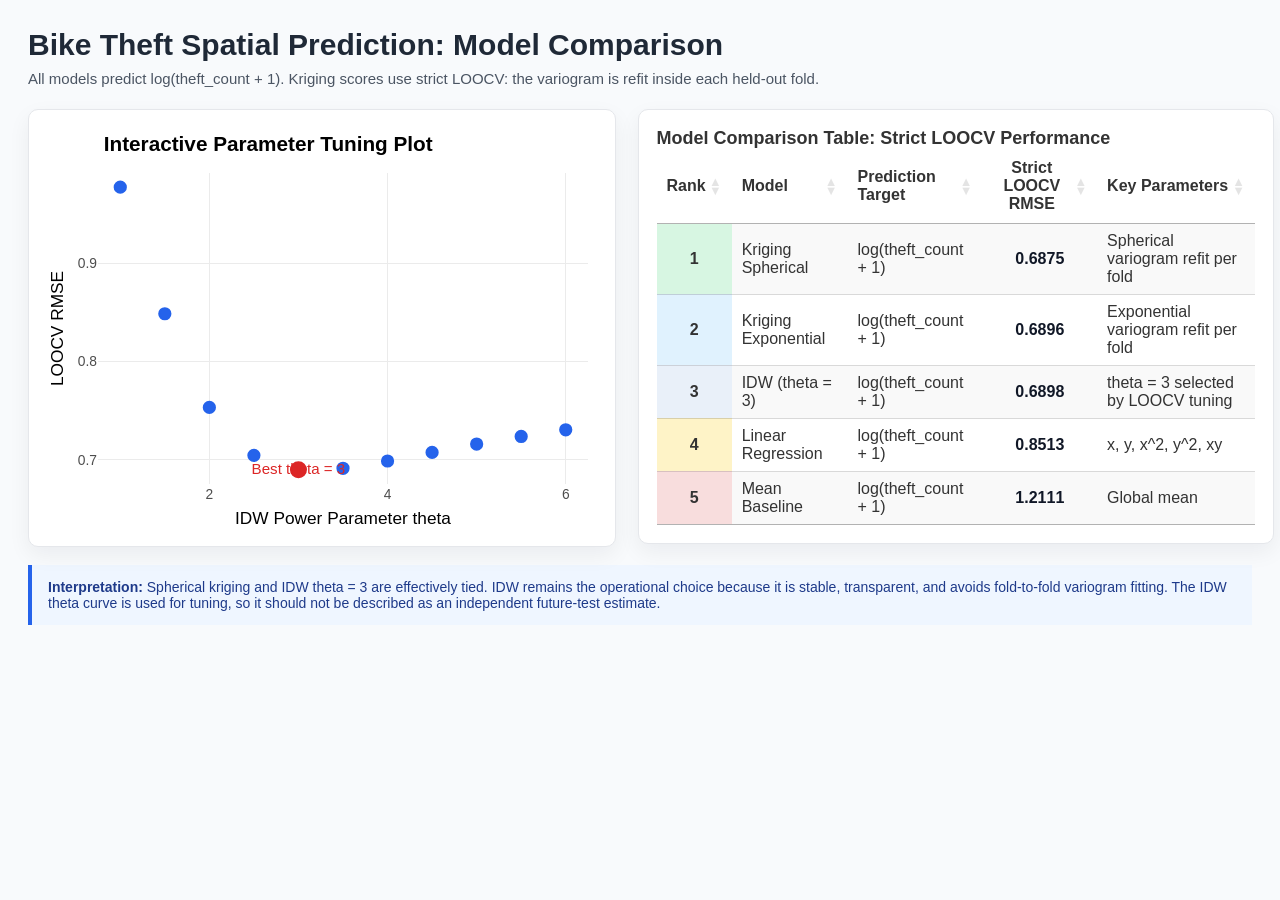
<file: bike_theft_model_comparison_dashboard.html>
<!DOCTYPE html>
<html lang="en">
<head>
<meta charset="utf-8"/>
<style>body{background-color:white;}</style>
<link href="bike_theft_model_comparison_dashboard_files/htmltools-fill-0.5.9/fill.css" rel="stylesheet" />
<script src="bike_theft_model_comparison_dashboard_files/htmlwidgets-1.6.4/htmlwidgets.js"></script>
<script src="bike_theft_model_comparison_dashboard_files/plotly-binding-4.12.1/plotly.js"></script>
<script src="bike_theft_model_comparison_dashboard_files/typedarray-0.1/typedarray.min.js"></script>
<script src="bike_theft_model_comparison_dashboard_files/jquery-3.6.0/jquery-3.6.0.min.js"></script>
<link href="bike_theft_model_comparison_dashboard_files/crosstalk-1.2.2/css/crosstalk.min.css" rel="stylesheet" />
<script src="bike_theft_model_comparison_dashboard_files/crosstalk-1.2.2/js/crosstalk.min.js"></script>
<link href="bike_theft_model_comparison_dashboard_files/plotly-htmlwidgets-css-2.25.2/plotly-htmlwidgets.css" rel="stylesheet" />
<script src="bike_theft_model_comparison_dashboard_files/plotly-main-2.25.2/plotly-latest.min.js"></script>
<link href="bike_theft_model_comparison_dashboard_files/datatables-css-0.0.0/datatables-crosstalk.css" rel="stylesheet" />
<script src="bike_theft_model_comparison_dashboard_files/datatables-binding-0.34.0/datatables.js"></script>
<link href="bike_theft_model_comparison_dashboard_files/dt-core-1.13.6/css/jquery.dataTables.min.css" rel="stylesheet" />
<link href="bike_theft_model_comparison_dashboard_files/dt-core-1.13.6/css/jquery.dataTables.extra.css" rel="stylesheet" />
<script src="bike_theft_model_comparison_dashboard_files/dt-core-1.13.6/js/jquery.dataTables.min.js"></script>
  <title>Bike Theft Model Comparison Dashboard</title>
  <style>
      body {
        font-family: -apple-system, BlinkMacSystemFont, 'Segoe UI', sans-serif;
        background: #F8FAFC;
        margin: 0;
        padding: 28px;
        color: #111827;
      }
      .header { margin-bottom: 22px; }
      .header h1 {
        margin: 0;
        font-size: 30px;
        font-weight: 800;
        color: #1F2937;
      }
      .header p {
        margin-top: 8px;
        color: #4B5563;
        font-size: 15px;
      }
      .grid {
        display: grid;
        grid-template-columns: 48% 52%;
        gap: 22px;
        align-items: start;
      }
      .card {
        background: white;
        border: 1px solid #E5E7EB;
        border-radius: 10px;
        padding: 18px;
        box-shadow: 0 8px 22px rgba(15, 23, 42, 0.06);
      }
      .note {
        margin-top: 18px;
        padding: 14px 16px;
        border-left: 4px solid #2563EB;
        background: #EFF6FF;
        color: #1E3A8A;
        font-size: 14px;
      }
    </style>
</head>
<body>
<div class="header">
  <h1>Bike Theft Spatial Prediction: Model Comparison</h1>
  <p>All models predict log(theft_count + 1). Kriging scores use strict LOOCV: the variogram is refit inside each held-out fold.</p>
</div>
<div class="grid">
  <div class="card">
    <div class="plotly html-widget html-fill-item" id="htmlwidget-3cb2c168dea93d7d652f" style="width:100%;height:400px;"></div>
    <script type="application/json" data-for="htmlwidget-3cb2c168dea93d7d652f">{"x":{"data":[{"x":[1.5,null,1,null,2.5,null,2,null,3.5,null,3,null,4.5,null,4,null,5.5,null,5,null,6],"y":[0.84848875109999999,null,0.97714986869999998,null,0.70458596760000003,null,0.7532730983,null,0.69142111449999999,null,0.68983195850000001,null,0.70758552139999997,null,0.69883097080000001,null,0.72375606410000004,null,0.71606510560000003,null,0.73055103539999999],"text":["theta = 1.5<br>LOOCV tuning RMSE = 0.8485",null,"theta = 1<br>LOOCV tuning RMSE = 0.9771",null,"theta = 2.5<br>LOOCV tuning RMSE = 0.7046",null,"theta = 2<br>LOOCV tuning RMSE = 0.7533",null,"theta = 3.5<br>LOOCV tuning RMSE = 0.6914",null,"theta = 3<br>LOOCV tuning RMSE = 0.6898",null,"theta = 4.5<br>LOOCV tuning RMSE = 0.7076",null,"theta = 4<br>LOOCV tuning RMSE = 0.6988",null,"theta = 5.5<br>LOOCV tuning RMSE = 0.7238",null,"theta = 5<br>LOOCV tuning RMSE = 0.7161",null,"theta = 6<br>LOOCV tuning RMSE = 0.7306"],"type":"scatter","mode":"lines","line":{"width":4.5354330708661417,"color":"rgba(37,99,235,1)","dash":"solid"},"hoveron":"points","showlegend":false,"xaxis":"x","yaxis":"y","hoverinfo":"text","frame":null},{"x":[1,1.5,2,2.5,3,3.5,4,4.5,5,5.5,6],"y":[0.97714986869999998,0.84848875109999999,0.7532730983,0.70458596760000003,0.68983195850000001,0.69142111449999999,0.69883097080000001,0.70758552139999997,0.71606510560000003,0.72375606410000004,0.73055103539999999],"text":["theta = 1<br>LOOCV tuning RMSE = 0.9771","theta = 1.5<br>LOOCV tuning RMSE = 0.8485","theta = 2<br>LOOCV tuning RMSE = 0.7533","theta = 2.5<br>LOOCV tuning RMSE = 0.7046","theta = 3<br>LOOCV tuning RMSE = 0.6898","theta = 3.5<br>LOOCV tuning RMSE = 0.6914","theta = 4<br>LOOCV tuning RMSE = 0.6988","theta = 4.5<br>LOOCV tuning RMSE = 0.7076","theta = 5<br>LOOCV tuning RMSE = 0.7161","theta = 5.5<br>LOOCV tuning RMSE = 0.7238","theta = 6<br>LOOCV tuning RMSE = 0.7306"],"type":"scatter","mode":"markers","marker":{"autocolorscale":false,"color":"rgba(37,99,235,1)","opacity":1,"size":11.338582677165356,"symbol":"circle","line":{"width":1.8897637795275593,"color":"rgba(37,99,235,1)"}},"hoveron":"points","showlegend":false,"xaxis":"x","yaxis":"y","hoverinfo":"text","frame":null},{"x":[3],"y":[0.68983195850000001],"text":"theta = 3<br>LOOCV tuning RMSE = 0.6898","type":"scatter","mode":"markers","marker":{"autocolorscale":false,"color":"rgba(220,38,38,1)","opacity":1,"size":15.118110236220474,"symbol":"circle","line":{"width":1.8897637795275593,"color":"rgba(220,38,38,1)"}},"hoveron":"points","showlegend":false,"xaxis":"x","yaxis":"y","hoverinfo":"text","frame":null},{"x":[3],"y":[0.68983195850000001],"text":"Best theta = 3","hovertext":"","textfont":{"size":15.118110236220474,"color":"rgba(220,38,38,1)"},"type":"scatter","mode":"text","hoveron":"points","showlegend":false,"xaxis":"x","yaxis":"y","hoverinfo":"text","frame":null}],"layout":{"margin":{"t":45.356579493565803,"r":8.6342880863428846,"b":44.034869240348698,"l":50.942299709423011},"paper_bgcolor":"rgba(255,255,255,1)","font":{"color":"rgba(0,0,0,1)","family":"","size":17.268576172685762},"title":{"text":"<b> Interactive Parameter Tuning Plot <\/b>","font":{"color":"rgba(0,0,0,1)","family":"","size":20.722291407222919},"x":0,"xref":"paper"},"xaxis":{"domain":[0,1],"automargin":true,"type":"linear","autorange":false,"range":[0.75,6.25],"tickmode":"array","ticktext":["2","4","6"],"tickvals":[2,4,6],"categoryorder":"array","categoryarray":["2","4","6"],"nticks":null,"ticks":"","tickcolor":null,"ticklen":4.3171440431714405,"tickwidth":0,"showticklabels":true,"tickfont":{"color":"rgba(77,77,77,1)","family":"","size":13.814860938148611},"tickangle":-0,"showline":false,"linecolor":null,"linewidth":0,"showgrid":true,"gridcolor":"rgba(235,235,235,1)","gridwidth":0.78493528057662576,"zeroline":false,"anchor":"y","title":{"text":"IDW Power Parameter theta","font":{"color":"rgba(0,0,0,1)","family":"","size":17.268576172685762}},"hoverformat":".2f"},"yaxis":{"domain":[0,1],"automargin":true,"type":"linear","autorange":false,"range":[0.67546606299,0.99151576420999998],"tickmode":"array","ticktext":["0.7","0.8","0.9"],"tickvals":[0.70000000000000007,0.80000000000000004,0.90000000000000013],"categoryorder":"array","categoryarray":["0.7","0.8","0.9"],"nticks":null,"ticks":"","tickcolor":null,"ticklen":4.3171440431714423,"tickwidth":0,"showticklabels":true,"tickfont":{"color":"rgba(77,77,77,1)","family":"","size":13.814860938148611},"tickangle":-0,"showline":false,"linecolor":null,"linewidth":0,"showgrid":true,"gridcolor":"rgba(235,235,235,1)","gridwidth":0.78493528057662576,"zeroline":false,"anchor":"x","title":{"text":"LOOCV RMSE","font":{"color":"rgba(0,0,0,1)","family":"","size":17.268576172685762}},"hoverformat":".2f"},"shapes":[],"showlegend":false,"legend":{"bgcolor":null,"bordercolor":null,"borderwidth":0,"font":{"color":"rgba(0,0,0,1)","family":"","size":13.814860938148611}},"hovermode":"closest","barmode":"relative"},"config":{"doubleClick":"reset","modeBarButtonsToAdd":["hoverclosest","hovercompare"],"showSendToCloud":false},"source":"A","attrs":{"26a366740471":{"x":{},"y":{},"text":{},"type":"scatter"},"26a34acfcb43":{"x":{},"y":{},"text":{}},"26a31029c214":{"x":{},"y":{},"text":{}},"26a32584b756":{"x":{},"y":{},"label":{}}},"cur_data":"26a366740471","visdat":{"26a366740471":["function (y) ","x"],"26a34acfcb43":["function (y) ","x"],"26a31029c214":["function (y) ","x"],"26a32584b756":["function (y) ","x"]},"highlight":{"on":"plotly_click","persistent":false,"dynamic":false,"selectize":false,"opacityDim":0.20000000000000001,"selected":{"opacity":1},"debounce":0},"shinyEvents":["plotly_hover","plotly_click","plotly_selected","plotly_relayout","plotly_brushed","plotly_brushing","plotly_clickannotation","plotly_doubleclick","plotly_deselect","plotly_afterplot","plotly_sunburstclick"],"base_url":"https://plot.ly"},"evals":[],"jsHooks":[]}</script>
  </div>
  <div class="card">
    <div class="datatables html-widget html-fill-item" id="htmlwidget-4e72b739422dd0b89810" style="width:100%;height:auto;"></div>
    <script type="application/json" data-for="htmlwidget-4e72b739422dd0b89810">{"x":{"filter":"none","vertical":false,"caption":"<caption style=\"caption-side: top; text-align: left; font-weight: bold; font-size: 18px;\">Model Comparison Table: Strict LOOCV Performance<\/caption>","data":[[1,2,3,4,5],["Kriging Spherical","Kriging Exponential","IDW (theta = 3)","Linear Regression","Mean Baseline"],["log(theft_count + 1)","log(theft_count + 1)","log(theft_count + 1)","log(theft_count + 1)","log(theft_count + 1)"],[0.6875,0.6896,0.6898,0.8512999999999999,1.2111],["Spherical variogram refit per fold","Exponential variogram refit per fold","theta = 3 selected by LOOCV tuning","x, y, x^2, y^2, xy","Global mean"]],"container":"<table class=\"display\">\n  <thead>\n    <tr>\n      <th>Rank<\/th>\n      <th>Model<\/th>\n      <th>Prediction Target<\/th>\n      <th>Strict LOOCV RMSE<\/th>\n      <th>Key Parameters<\/th>\n    <\/tr>\n  <\/thead>\n<\/table>","options":{"pageLength":5,"dom":"t","ordering":true,"columnDefs":[{"className":"dt-center","targets":[0,3]},{"name":"Rank","targets":0},{"name":"Model","targets":1},{"name":"Prediction Target","targets":2},{"name":"Strict LOOCV RMSE","targets":3},{"name":"Key Parameters","targets":4}],"order":[],"autoWidth":false,"orderClasses":false,"lengthMenu":[5,10,25,50,100],"rowCallback":"function(row, data, displayNum, displayIndex, dataIndex) {\nvar value=data[0]; $(this.api().cell(row, 0).node()).css({'font-weight':'bold','background-color':value == 1 ? \"#DCFCE7\" : value == 2 ? \"#E0F2FE\" : value == 3 ? \"#EFF6FF\" : value == 4 ? \"#FEF3C7\" : value == 5 ? \"#FEE2E2\" : null});\nvar value=data[3]; $(this.api().cell(row, 3).node()).css({'font-weight':'bold','color':'#111827'});\n}"}},"evals":["options.rowCallback"],"jsHooks":[]}</script>
  </div>
</div>
<div class="note">
  <strong>Interpretation: </strong>
  Spherical kriging and IDW theta = 3 are effectively tied. IDW remains the operational choice because it is stable, transparent, and avoids fold-to-fold variogram fitting. 
  The IDW theta curve is used for tuning, so it should not be described as an independent future-test estimate.
</div>
</body>
</html>
</file>
<file: bike_theft_model_comparison_dashboard_files/htmltools-fill-0.5.9/fill.css>
@layer htmltools {
  .html-fill-container {
    display: flex;
    flex-direction: column;
    /* Prevent the container from expanding vertically or horizontally beyond its
    parent's constraints. */
    min-height: 0;
    min-width: 0;
  }
  .html-fill-container > .html-fill-item {
    /* Fill items can grow and shrink freely within
    available vertical space in fillable container */
    flex: 1 1 auto;
    min-height: 0;
    min-width: 0;
  }
  .html-fill-container > :not(.html-fill-item) {
    /* Prevent shrinking or growing of non-fill items */
    flex: 0 0 auto;
  }
}
</file>
<file: bike_theft_model_comparison_dashboard_files/plotly-htmlwidgets-css-2.25.2/plotly-htmlwidgets.css>
/*
just here so that plotly works
correctly with ioslides.
see https://github.com/ropensci/plotly/issues/463
*/

slide:not(.current) .plotly.html-widget{
  display: none;
}
</file>
<file: bike_theft_model_comparison_dashboard_files/datatables-css-0.0.0/datatables-crosstalk.css>
.dt-crosstalk-fade {
  opacity: 0.2;
}

html body div.DTS div.dataTables_scrollBody {
  background: none;
}


/*
Fix https://github.com/rstudio/DT/issues/563
If the `table.display` is set to "block" (e.g., pkgdown), the browser will display
datatable objects strangely. The search panel and the page buttons will still be
in full-width but the table body will be "compact" and shorter.
In therory, having this attributes will affect `dom="t"`
with `display: block` users. But in reality, there should be no one.
We may remove the below lines in the future if the upstream agree to have this there.
See https://github.com/DataTables/DataTablesSrc/issues/160
*/

table.dataTable {
  display: table;
}


/*
When DTOutput(fill = TRUE), it receives a .html-fill-item class (via htmltools::bindFillRole()), which effectively amounts to `flex: 1 1 auto`. That's mostly fine, but the case where `fillContainer=TRUE`+`height:auto`+`flex-basis:auto` and the container (e.g., a bslib::card()) doesn't have a defined height is a bit problematic since the table wants to fit the parent but the parent wants to fit the table, which results pretty small table height (maybe because there is a minimum height somewhere?). It seems better in this case to impose a 400px height default for the table, which we can do by setting `flex-basis` to 400px (the table is still allowed to grow/shrink when the container has an opinionated height).
*/

.html-fill-container > .html-fill-item.datatables {
  flex-basis: 400px;
}
</file>
<file: bike_theft_model_comparison_dashboard_files/crosstalk-1.2.2/css/crosstalk.min.css>
.container-fluid.crosstalk-bscols{margin-left:-30px;margin-right:-30px;white-space:normal}body>.container-fluid.crosstalk-bscols{margin-left:auto;margin-right:auto}.crosstalk-input-checkboxgroup .crosstalk-options-group .crosstalk-options-column{display:inline-block;padding-right:12px;vertical-align:top}@media only screen and (max-width: 480px){.crosstalk-input-checkboxgroup .crosstalk-options-group .crosstalk-options-column{display:block;padding-right:inherit}}.crosstalk-input{margin-bottom:15px}.crosstalk-input .control-label{margin-bottom:0;vertical-align:middle}.crosstalk-input input[type="checkbox"]{margin:4px 0 0;margin-top:1px;line-height:normal}.crosstalk-input .checkbox{position:relative;display:block;margin-top:10px;margin-bottom:10px}.crosstalk-input .checkbox>label{padding-left:20px;margin-bottom:0;font-weight:400;cursor:pointer}.crosstalk-input .checkbox input[type="checkbox"],.crosstalk-input .checkbox-inline input[type="checkbox"]{position:absolute;margin-top:2px;margin-left:-20px}.crosstalk-input .checkbox+.checkbox{margin-top:-5px}.crosstalk-input .checkbox-inline{position:relative;display:inline-block;padding-left:20px;margin-bottom:0;font-weight:400;vertical-align:middle;cursor:pointer}.crosstalk-input .checkbox-inline+.checkbox-inline{margin-top:0;margin-left:10px}
</file>
